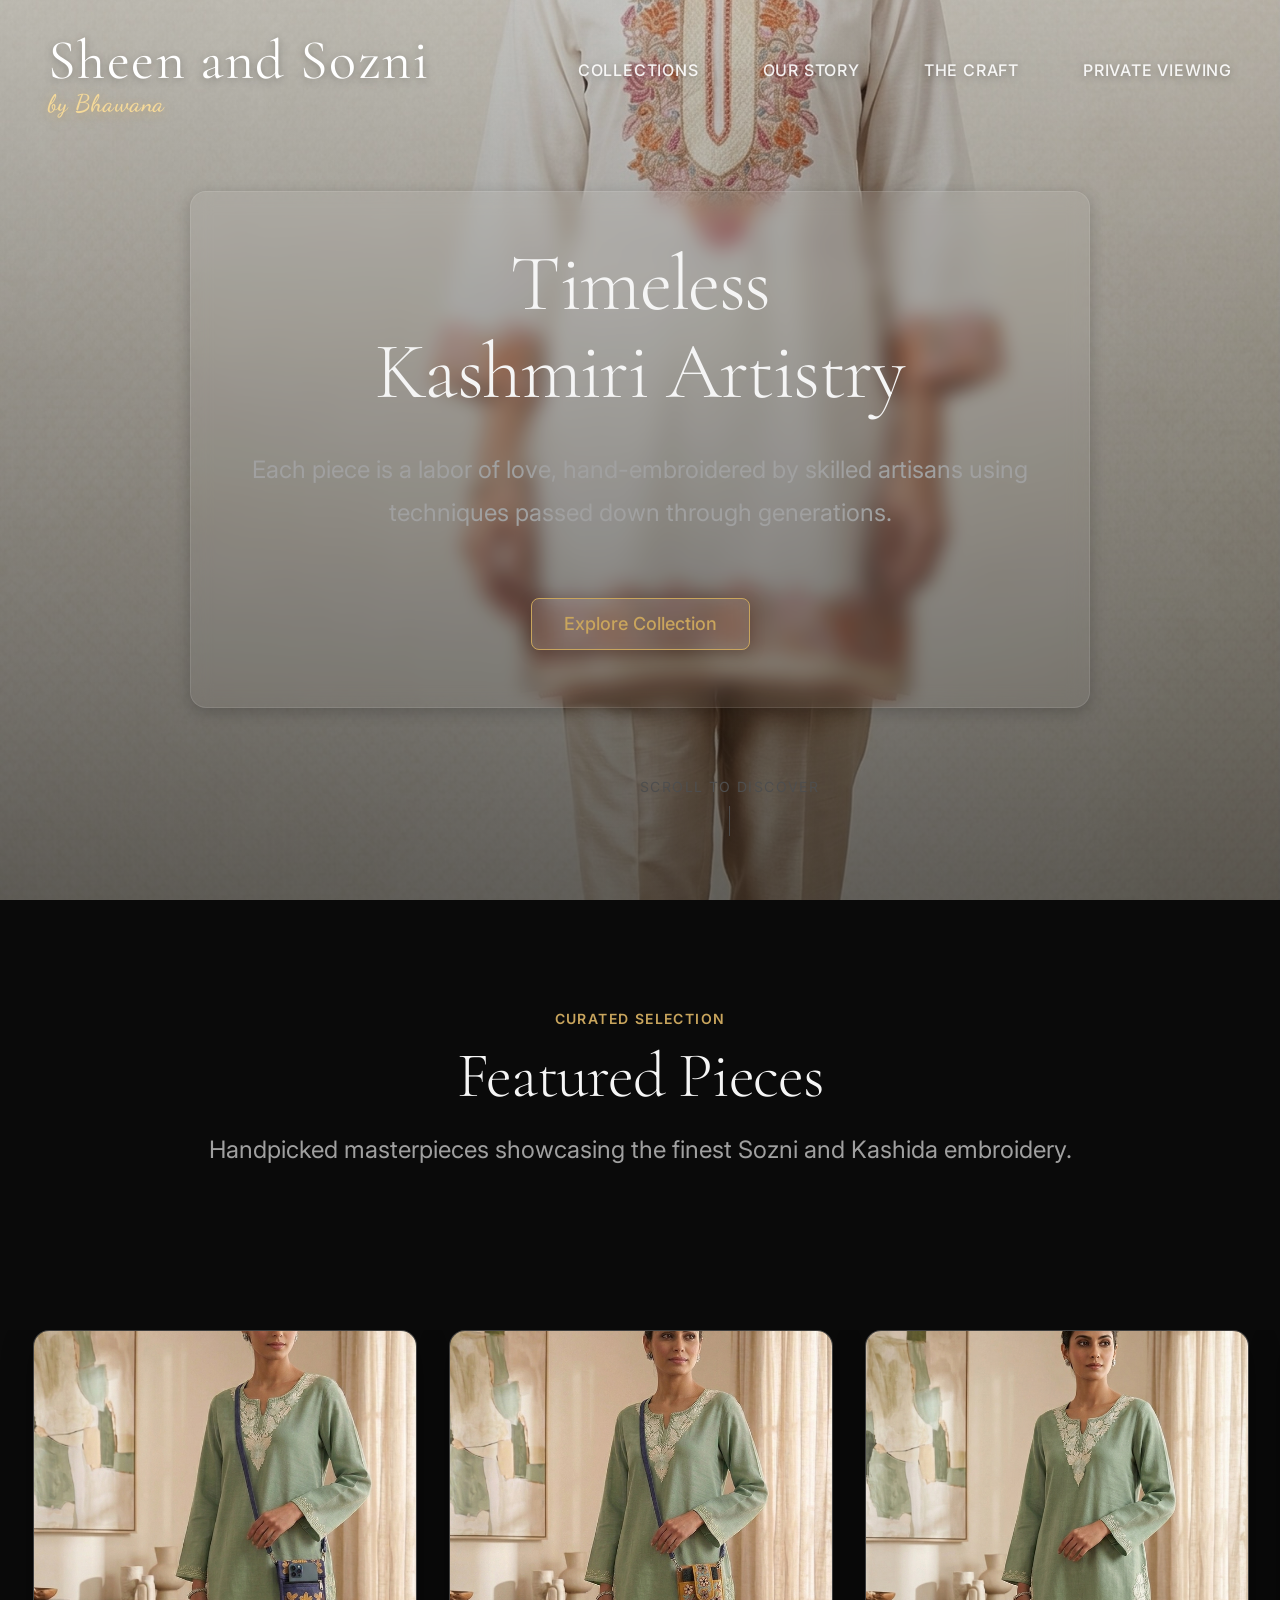
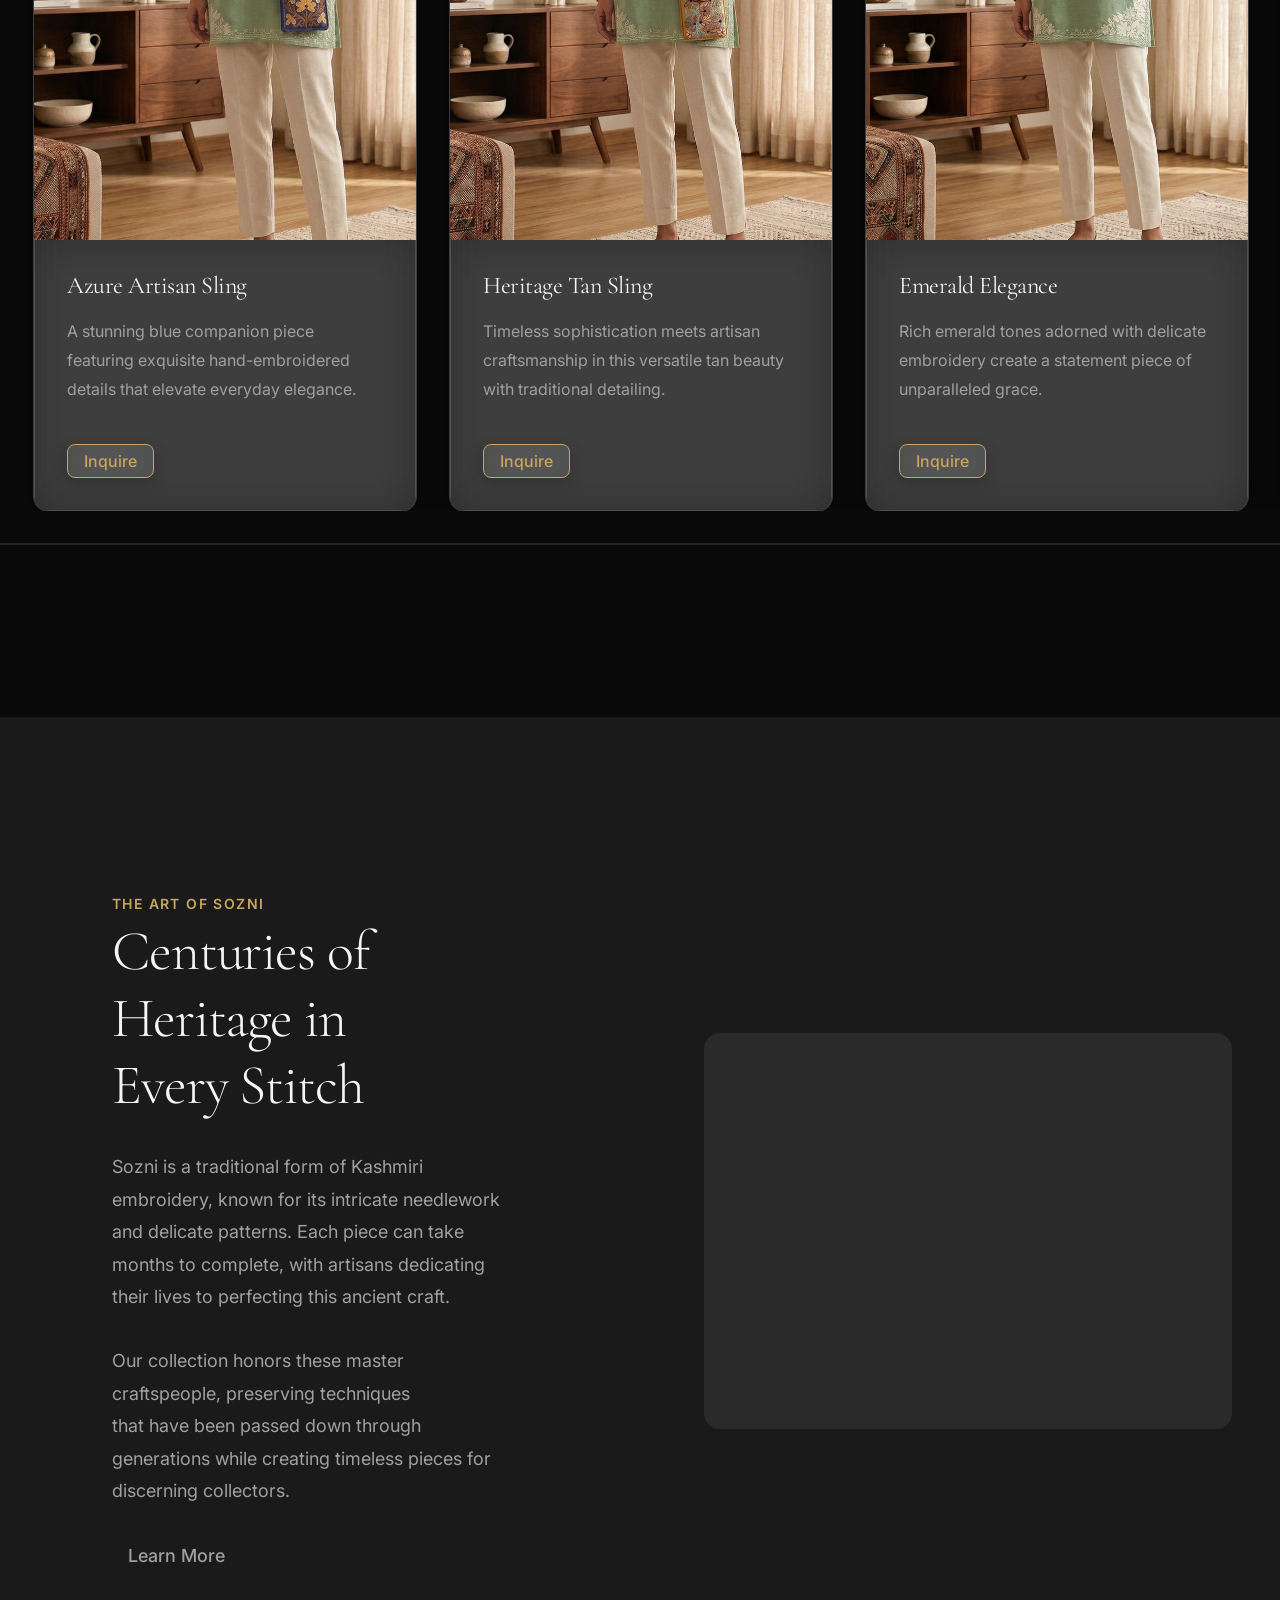
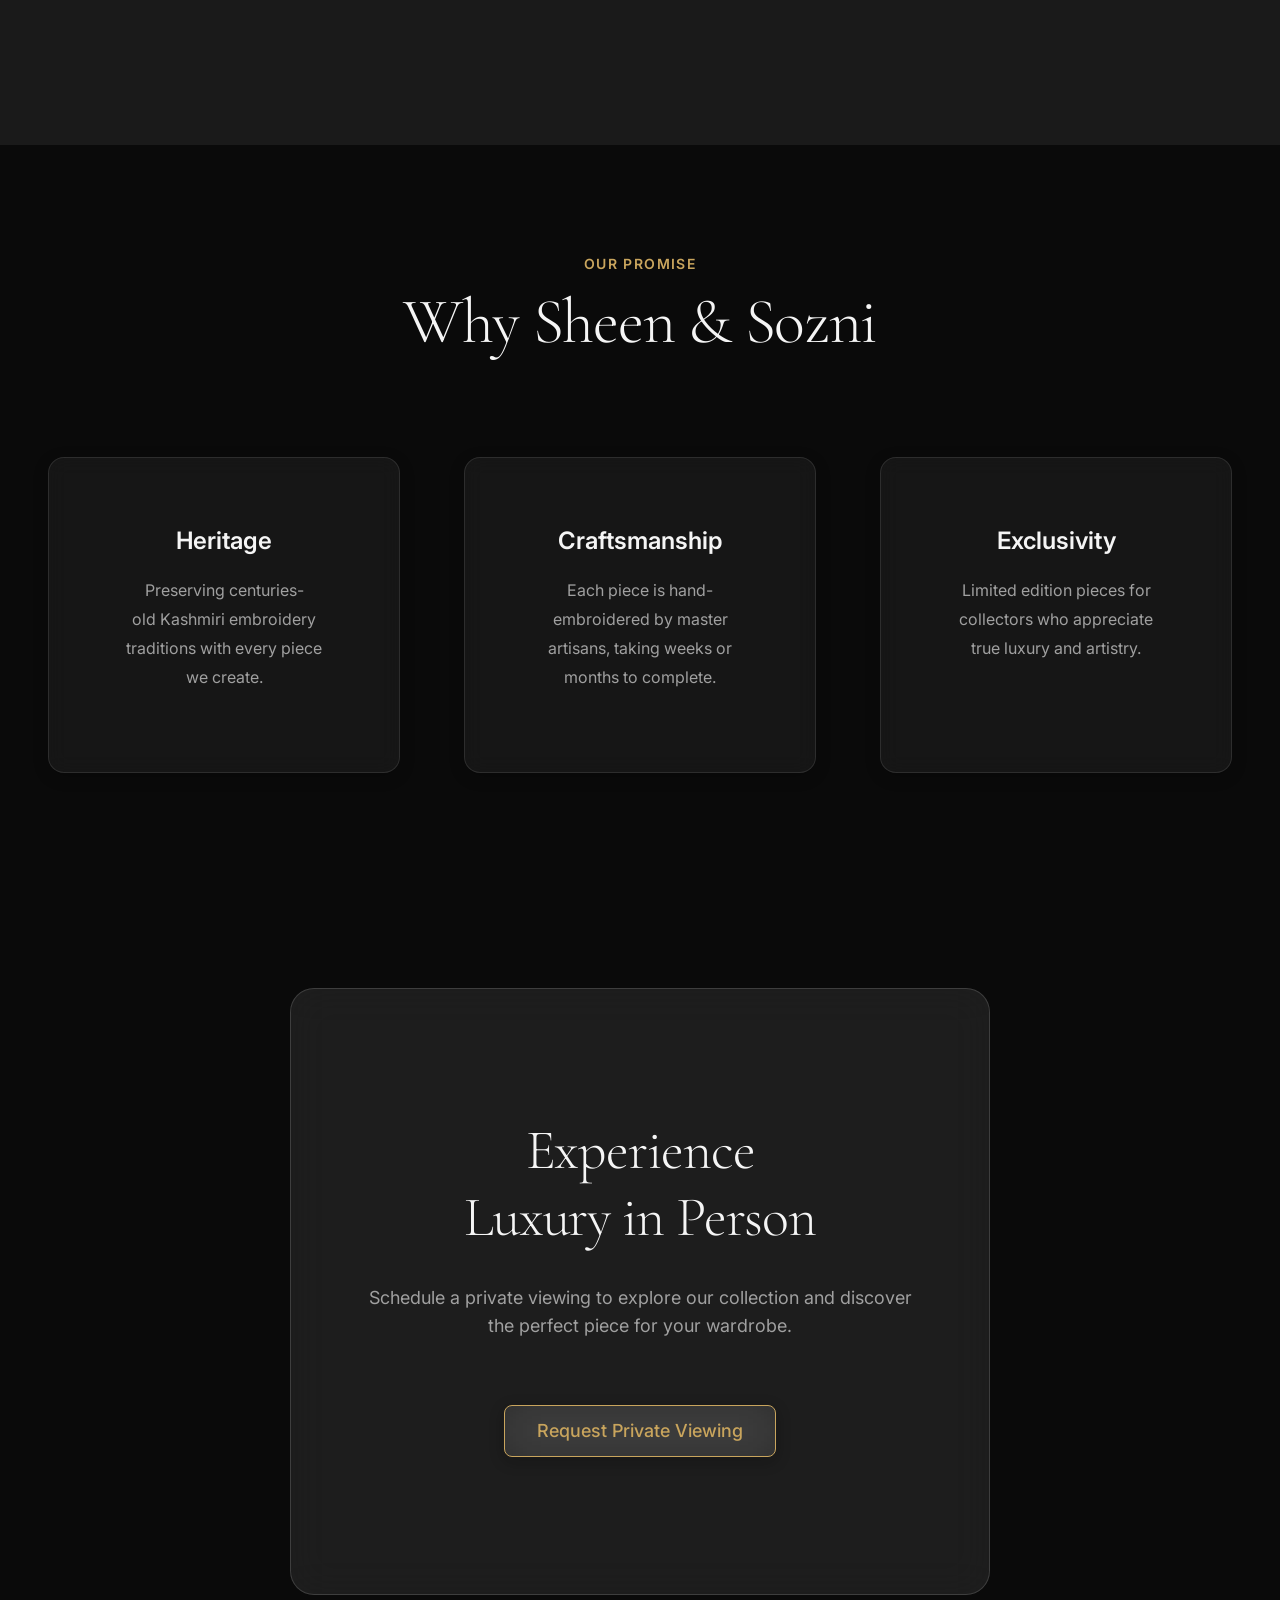
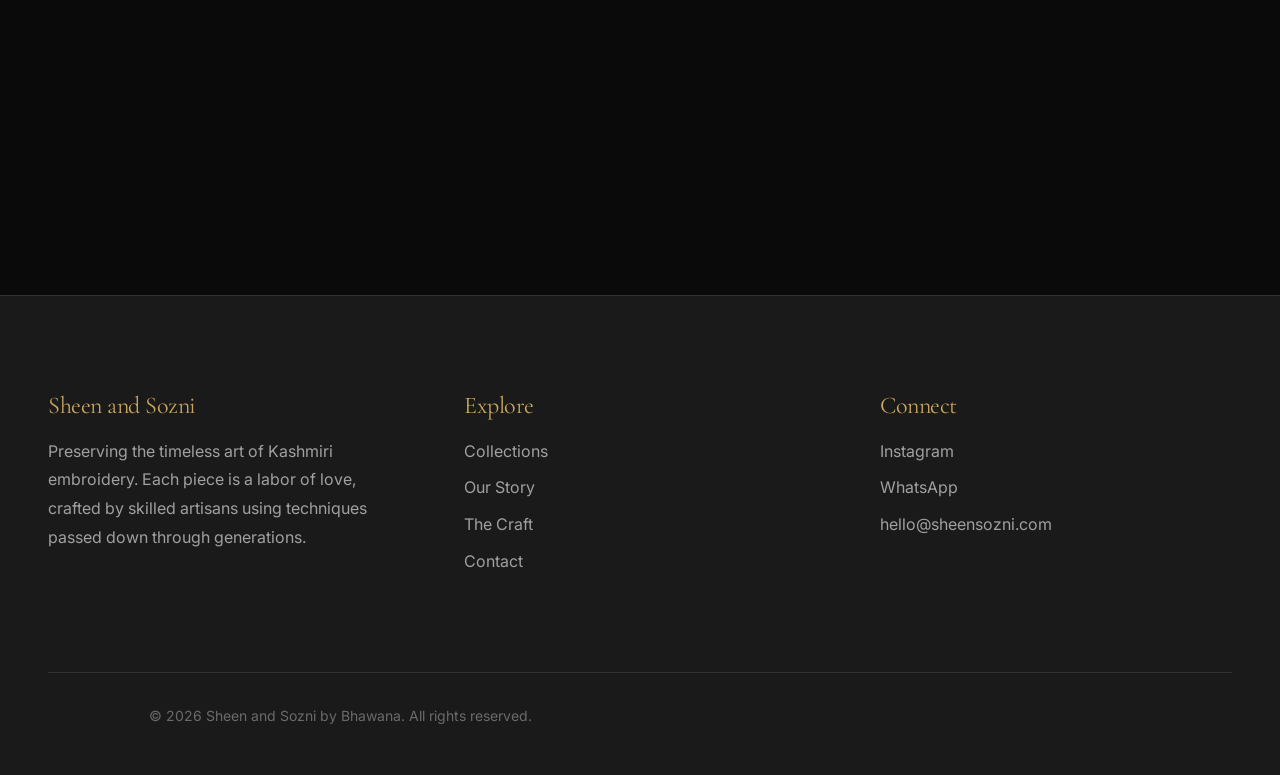
<file: index.html>
<!DOCTYPE html>
<html lang="en">
<head>
  <meta charset="UTF-8">
  <meta name="viewport" content="width=device-width, initial-scale=1.0">
  <meta name="description" content="Discover exquisite hand-embroidered Kashmiri shawls and luxury textiles by Sheen and Sozni. Each piece features traditional Sozni and Kashida embroidery, crafted by master artisans over months. Premium pashmina, bridal wear, and heritage pieces.">
  <meta name="keywords" content="Kashmiri embroidery, Sozni work, Kashida embroidery, luxury pashmina shawls, handcrafted textiles, bridal dupatta, artisan shawls, Kashmir handicrafts, traditional embroidery, luxury Indian textiles, hand-embroidered shawls, heritage crafts">
  <meta name="author" content="Sheen and Sozni by Bhawana">
  <meta name="robots" content="index, follow, max-image-preview:large, max-snippet:-1, max-video-preview:-1">
  <link rel="canonical" href="https://www.sheensozni.com/">

  <!-- Open Graph / Facebook -->
  <meta property="og:type" content="website">
  <meta property="og:url" content="https://www.sheensozni.com/">
  <meta property="og:title" content="Sheen and Sozni by Bhawana - Luxury Kashmiri Embroidery & Handcrafted Pashmina">
  <meta property="og:description" content="Discover timeless Kashmiri artistry. Each piece is hand-embroidered by master artisans using centuries-old Sozni and Kashida techniques. Premium pashmina shawls, bridal wear, and heritage textiles.">
  <meta property="og:image" content="https://www.sheensozni.com/assets/images/hero/main.jpg">
  <meta property="og:locale" content="en_US">
  <meta property="og:site_name" content="Sheen and Sozni by Bhawana">

  <!-- Twitter Card -->
  <meta name="twitter:card" content="summary_large_image">
  <meta name="twitter:url" content="https://www.sheensozni.com/">
  <meta name="twitter:title" content="Sheen and Sozni by Bhawana - Luxury Kashmiri Embroidery">
  <meta name="twitter:description" content="Exquisite hand-embroidered Kashmiri shawls and luxury textiles. Traditional Sozni and Kashida embroidery by master artisans.">
  <meta name="twitter:image" content="https://www.sheensozni.com/assets/images/hero/main.jpg">

  <title>Sheen and Sozni by Bhawana - Luxury Kashmiri Embroidery & Handcrafted Pashmina Shawls</title>

  <!-- Favicon -->
  <link rel="icon" type="image/x-icon" href="./favicon.ico">
  <link rel="apple-touch-icon" href="./favicon.ico">

  <!-- Preconnect to Google Fonts -->
  <link rel="preconnect" href="https://fonts.googleapis.com">
  <link rel="preconnect" href="https://fonts.gstatic.com" crossorigin>

  <!-- Preload Critical Resources -->
  <link rel="preload" as="image" href="./assets/images/hero/main.jpg">
  <link rel="preload" as="style" href="./css/variables.css">
  <link rel="preload" as="style" href="./css/glass-system.css">

  <!-- CSS -->
  <link rel="stylesheet" href="./css/reset.css">
  <link rel="stylesheet" href="./css/variables.css">
  <link rel="stylesheet" href="./css/glass-system.css">
  <link rel="stylesheet" href="./css/typography.css">
  <link rel="stylesheet" href="./css/layout.css">
  <link rel="stylesheet" href="./css/utilities.css">
  <link rel="stylesheet" href="./css/components/navigation.css">
  <link rel="stylesheet" href="./css/components/footer.css">
  <link rel="stylesheet" href="./css/components/buttons.css">
  <link rel="stylesheet" href="./css/components/cards.css">
  <link rel="stylesheet" href="./css/components/gallery.css">
  <link rel="stylesheet" href="./css/pages/home.css">

  <!-- Structured Data / Schema.org -->
  <script type="application/ld+json">
  {
    "@context": "https://schema.org",
    "@type": "Organization",
    "name": "Sheen and Sozni by Bhawana",
    "url": "https://www.sheensozni.com",
    "logo": "https://www.sheensozni.com/favicon.ico",
    "description": "Luxury Kashmiri embroidery brand specializing in hand-embroidered pashmina shawls, bridal wear, and traditional Sozni and Kashida textiles",
    "founder": {
      "@type": "Person",
      "name": "Bhawana"
    },
    "address": {
      "@type": "PostalAddress",
      "addressCountry": "IN"
    },
    "contactPoint": {
      "@type": "ContactPoint",
      "email": "hello@sheensozni.com",
      "contactType": "Customer Service"
    },
    "sameAs": [
      "https://instagram.com/sheensozni"
    ]
  }
  </script>

  <script type="application/ld+json">
  {
    "@context": "https://schema.org",
    "@type": "WebSite",
    "name": "Sheen and Sozni by Bhawana",
    "url": "https://www.sheensozni.com",
    "description": "Luxury Kashmiri embroidery and handcrafted pashmina shawls",
    "potentialAction": {
      "@type": "SearchAction",
      "target": "https://www.sheensozni.com/collections.html?q={search_term_string}",
      "query-input": "required name=search_term_string"
    }
  }
  </script>
</head>
<body itemscope itemtype="https://schema.org/WebPage">

  <!-- Navigation (injected via JavaScript) -->
  <div data-component="nav"></div>

  <!-- Hero Section -->
  <section class="hero" itemscope itemtype="https://schema.org/WPHeader">
    <div class="hero__background">
      <img
        src="./assets/images/hero/main.jpg"
        alt="Master artisan creating intricate Sozni embroidery on pure Kashmiri pashmina shawl, showcasing traditional hand needlework techniques"
        style="object-position: center;"
        loading="eager"
      />
    </div>

    <div class="hero__overlay"></div>

    <div class="hero__content glass glass--light" data-fade-in>
      <h1 class="hero__title">Timeless Kashmiri Artistry</h1>
      <p class="hero__subtitle">
        Each piece is a labor of love, hand-embroidered by skilled artisans using techniques passed down through generations.
      </p>
      <a href="./collections.html" class="btn btn--primary glass glass--interactive">
        Explore Collection
      </a>
    </div>

    <div class="scroll-indicator" data-fade-in data-delay="2">
      <span>Scroll to discover</span>
    </div>
  </section>

  <!-- Featured Collection Section -->
  <section class="featured-collection section" id="featured">
    <div class="container">
      <div class="featured-collection__header" data-fade-in>
        <span class="section-label">Curated Selection</span>
        <h2 class="featured-collection__title">Featured Pieces</h2>
        <p class="featured-collection__description">
          Handpicked masterpieces showcasing the finest Sozni and Kashida embroidery.
        </p>
      </div>
    </div>

    <!-- Horizontal Scroll Gallery -->
    <div class="horizontal-gallery" data-horizontal-scroll data-fade-in data-delay="1">
      <div class="horizontal-gallery__viewport">
        <div class="horizontal-gallery__track">

          <!-- Card 1 -->
          <div class="horizontal-gallery__item">
            <article class="glass-card glass glass--interactive" itemscope itemtype="https://schema.org/Product">
              <div class="glass-card__image-wrapper">
                <img
                  data-src="./assets/images/products/blue-sling.jpg"
                  alt="Handcrafted azure blue sling bag with traditional Kashmiri embroidery and artisan detailing"
                  class="glass-card__image lazy-load"
                  itemprop="image"
                  loading="lazy"
                />
              </div>
              <div class="glass-card__content">
                <h3 class="glass-card__title" itemprop="name">Azure Artisan Sling</h3>
                <p class="glass-card__description" itemprop="description">A stunning blue companion piece featuring exquisite hand-embroidered details that elevate everyday elegance.</p>
                <a href="./product.html?id=1" class="btn btn--primary btn--sm glass-card__cta" aria-label="Inquire about Azure Artisan Sling">
                  Inquire
                </a>
              </div>
            </article>
          </div>

          <!-- Card 2 -->
          <div class="horizontal-gallery__item">
            <article class="glass-card glass glass--interactive" itemscope itemtype="https://schema.org/Product">
              <div class="glass-card__image-wrapper">
                <img
                  data-src="./assets/images/products/tan-sling.jpg"
                  alt="Elegant tan leather sling bag with traditional Kashmiri craftsmanship and refined embellishments"
                  class="glass-card__image lazy-load"
                  itemprop="image"
                  loading="lazy"
                />
              </div>
              <div class="glass-card__content">
                <h3 class="glass-card__title" itemprop="name">Heritage Tan Sling</h3>
                <p class="glass-card__description" itemprop="description">Timeless sophistication meets artisan craftsmanship in this versatile tan beauty with traditional detailing.</p>
                <a href="./product.html?id=2" class="btn btn--primary btn--sm glass-card__cta" aria-label="Inquire about Heritage Tan Sling">
                  Inquire
                </a>
              </div>
            </article>
          </div>

          <!-- Card 3 -->
          <div class="horizontal-gallery__item">
            <article class="glass-card glass glass--interactive" itemscope itemtype="https://schema.org/Product">
              <div class="glass-card__image-wrapper">
                <img
                  data-src="./assets/images/products/green-short.jpg"
                  alt="Luxurious emerald green embroidered piece with intricate Kashmiri needlework and artisan finishing"
                  class="glass-card__image lazy-load"
                  itemprop="image"
                  loading="lazy"
                />
              </div>
              <div class="glass-card__content">
                <h3 class="glass-card__title" itemprop="name">Emerald Elegance</h3>
                <p class="glass-card__description" itemprop="description">Rich emerald tones adorned with delicate embroidery create a statement piece of unparalleled grace.</p>
                <a href="./product.html?id=3" class="btn btn--primary btn--sm glass-card__cta" aria-label="Inquire about Emerald Elegance">
                  Inquire
                </a>
              </div>
            </article>
          </div>

          <!-- Card 4 -->
          <div class="horizontal-gallery__item">
            <article class="glass-card glass glass--interactive" itemscope itemtype="https://schema.org/Product">
              <div class="glass-card__image-wrapper">
                <img
                  data-src="./assets/images/products/black-short.jpg"
                  alt="Sophisticated black embroidered piece with traditional Kashmiri craftsmanship and contemporary styling"
                  class="glass-card__image lazy-load"
                  itemprop="image"
                  loading="lazy"
                />
              </div>
              <div class="glass-card__content">
                <h3 class="glass-card__title" itemprop="name">Midnight Artisan</h3>
                <p class="glass-card__description" itemprop="description">Classic black reimagined with intricate handwork, where tradition meets contemporary sophistication.</p>
                <a href="./product.html?id=4" class="btn btn--primary btn--sm glass-card__cta" aria-label="Inquire about Midnight Artisan">
                  Inquire
                </a>
              </div>
            </article>
          </div>

          <!-- Card 5 -->
          <div class="horizontal-gallery__item">
            <article class="glass-card glass glass--interactive" itemscope itemtype="https://schema.org/Product">
              <div class="glass-card__image-wrapper">
                <img
                  data-src="./assets/images/products/white-short.jpg"
                  alt="Pure white embroidered piece with delicate Kashmiri embroidery and pristine artisan craftsmanship"
                  class="glass-card__image lazy-load"
                  itemprop="image"
                  loading="lazy"
                />
              </div>
              <div class="glass-card__content">
                <h3 class="glass-card__title" itemprop="name">Pristine Heritage</h3>
                <p class="glass-card__description" itemprop="description">Pure elegance in ivory white, showcasing meticulous embroidery that celebrates centuries of artisan tradition.</p>
                <a href="./product.html?id=5" class="btn btn--primary btn--sm glass-card__cta" aria-label="Inquire about Pristine Heritage">
                  Inquire
                </a>
              </div>
            </article>
          </div>

        </div>
      </div>

      <!-- Progress Indicator -->
      <div class="horizontal-gallery__progress">
        <div class="horizontal-gallery__progress-bar"></div>
      </div>
    </div>
  </section>

  <!-- Craft Highlight Section -->
  <section class="craft-highlight">
    <div class="container">
      <div class="craft-highlight__content">
        <div class="craft-highlight__text" data-fade-in>
          <span class="craft-highlight__label">The Art of Sozni</span>
          <h2 class="craft-highlight__title">Centuries of Heritage in Every Stitch</h2>
          <p class="craft-highlight__description">
            Sozni is a traditional form of Kashmiri embroidery, known for its intricate needlework and delicate patterns. Each piece can take months to complete, with artisans dedicating their lives to perfecting this ancient craft.
          </p>
          <p class="craft-highlight__description">
            Our collection honors these master craftspeople, preserving techniques that have been passed down through generations while creating timeless pieces for discerning collectors.
          </p>
          <a href="./craft.html" class="btn btn--ghost">Learn More</a>
        </div>

        <div class="craft-highlight__video" data-fade-in data-delay="1">
          <img
            data-src="https://images.unsplash.com/photo-1583623025817-d180a2221d0a?w=1200&h=800&fit=crop&q=80"
            alt="Artisan hands working on embroidery"
            class="lazy-load"
          />
        </div>
      </div>
    </div>
  </section>

  <!-- Brand Promise Section -->
  <section class="brand-promise section">
    <div class="container">
      <div class="featured-collection__header" data-fade-in>
        <span class="section-label">Our Promise</span>
        <h2 class="featured-collection__title">Why Sheen & Sozni</h2>
      </div>

      <div class="brand-promise__grid">
        <div class="feature-card glass glass--light" data-fade-in data-delay="1">
          <div class="feature-card__title">Heritage</div>
          <p class="feature-card__description">
            Preserving centuries-old Kashmiri embroidery traditions with every piece we create.
          </p>
        </div>

        <div class="feature-card glass glass--light" data-fade-in data-delay="2">
          <div class="feature-card__title">Craftsmanship</div>
          <p class="feature-card__description">
            Each piece is hand-embroidered by master artisans, taking weeks or months to complete.
          </p>
        </div>

        <div class="feature-card glass glass--light" data-fade-in data-delay="3">
          <div class="feature-card__title">Exclusivity</div>
          <p class="feature-card__description">
            Limited edition pieces for collectors who appreciate true luxury and artistry.
          </p>
        </div>
      </div>
    </div>
  </section>

  <!-- CTA Section -->
  <section class="cta-section section">
    <div class="container">
      <div class="cta-section__content" data-fade-in>
        <h2 class="cta-section__title">Experience Luxury in Person</h2>
        <p class="cta-section__description">
          Schedule a private viewing to explore our collection and discover the perfect piece for your wardrobe.
        </p>
        <a href="./contact.html" class="btn btn--primary glass glass--interactive">
          Request Private Viewing
        </a>
      </div>
    </div>
  </section>

  <!-- Footer (injected via JavaScript) -->
  <div data-component="footer"></div>

  <!-- JavaScript -->
  <script src="./js/core/shared-components.js"></script>
  <script src="./js/core/scroll-manager.js"></script>
  <script src="./js/core/lazy-loader.js"></script>
  <script src="./js/components/navigation.js"></script>
  <script src="./js/components/horizontal-scroll.js"></script>
  <script src="./js/main.js"></script>

</body>
</html>
</file>
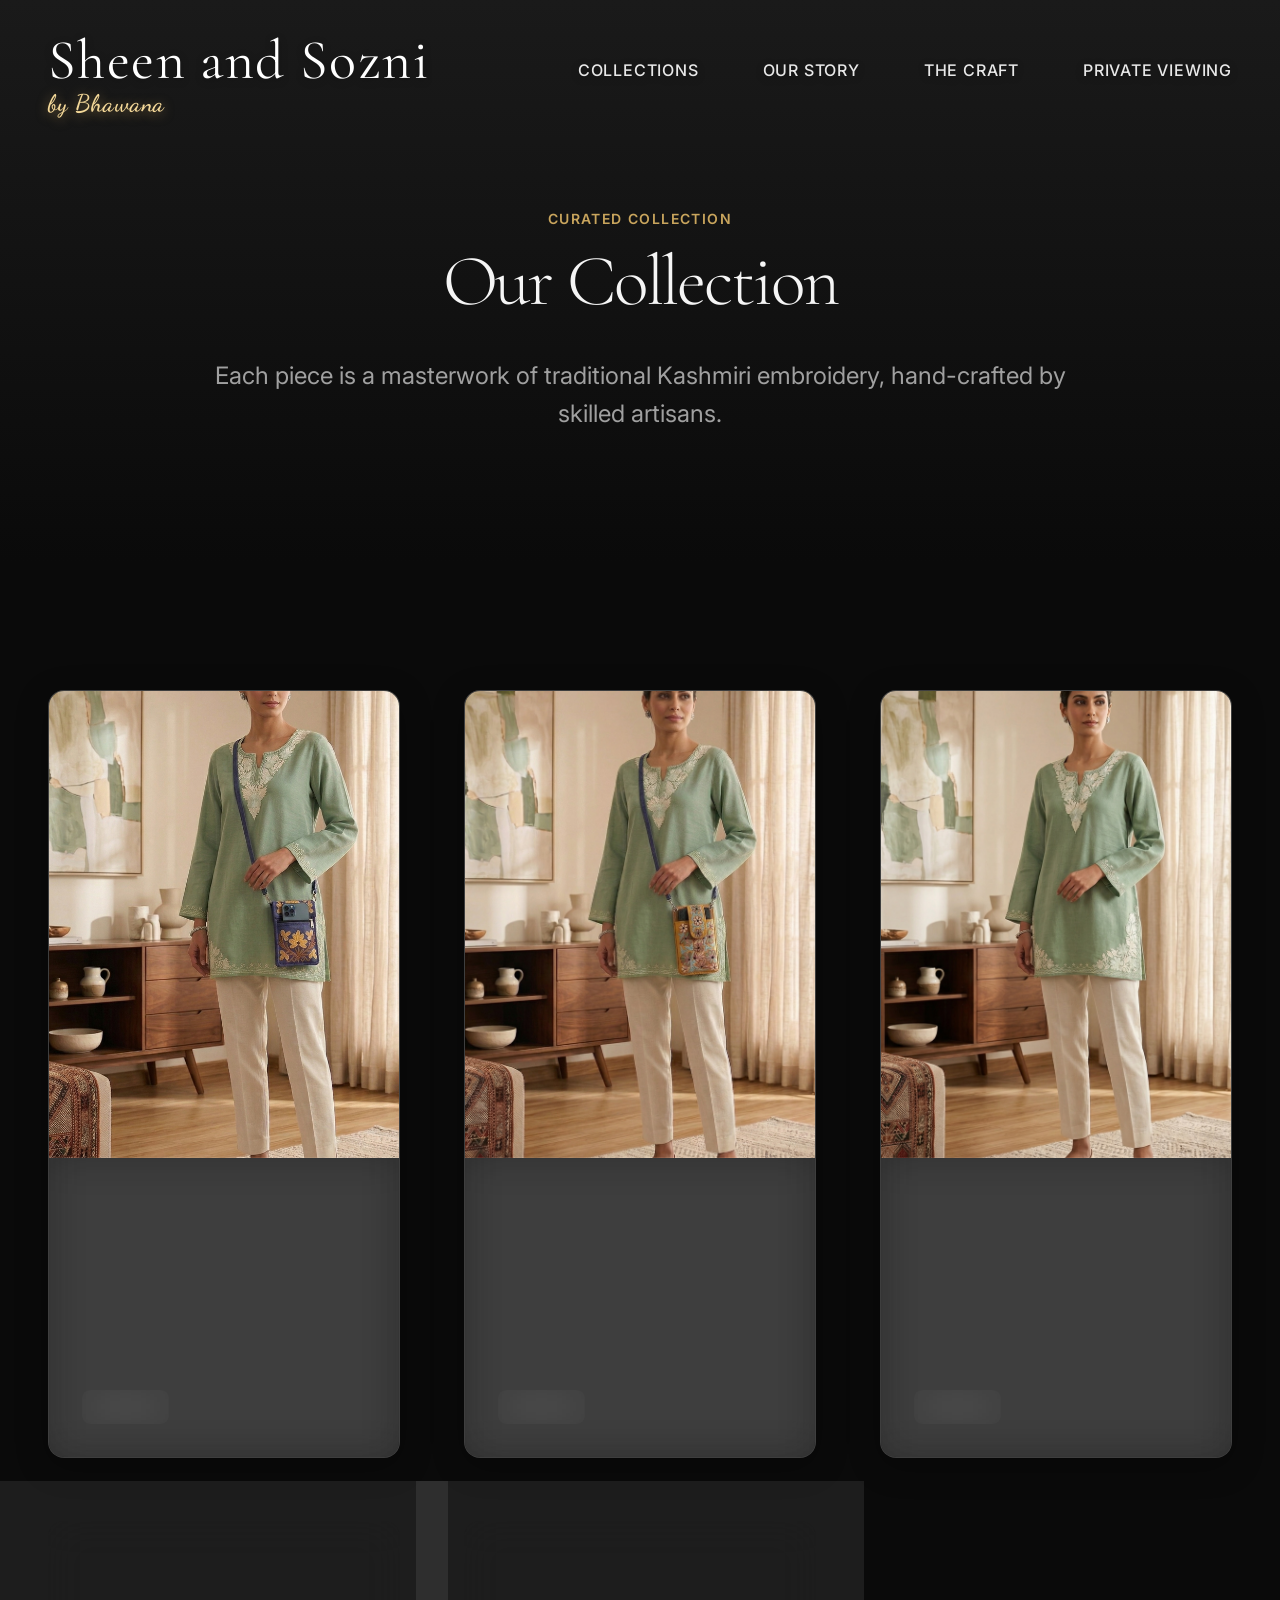
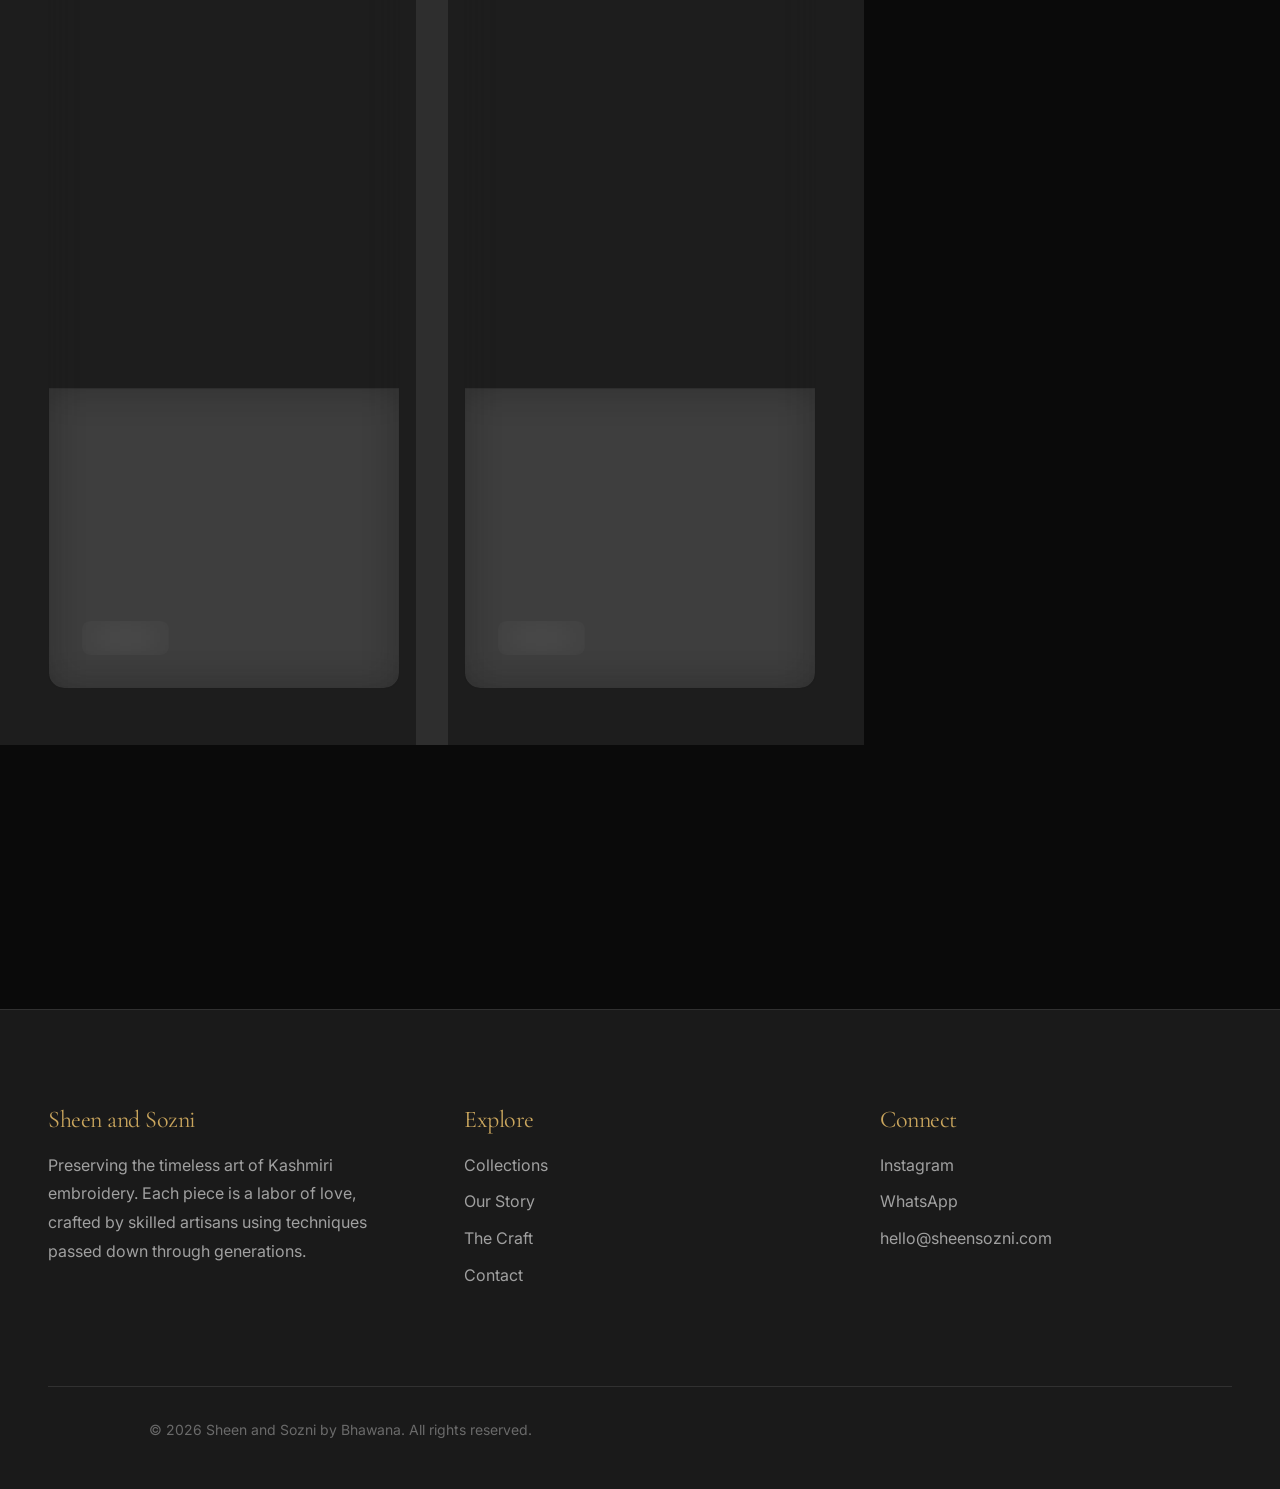
<file: collections.html>
<!DOCTYPE html>
<html lang="en">
<head>
  <meta charset="UTF-8">
  <meta name="viewport" content="width=device-width, initial-scale=1.0">
  <meta name="description" content="Browse our exclusive collection of hand-embroidered Kashmiri pashmina shawls, bridal dupattas, and luxury stoles. Each piece features traditional Sozni and Kashida embroidery by master artisans. Limited edition heritage textiles.">
  <meta name="keywords" content="Kashmiri shawl collection, pashmina Sozni shawl, bridal dupatta Kashmir, artisan stole, hand-embroidered collection, luxury Kashmir textiles, heritage shawls, collector pieces">
  <meta name="author" content="Sheen and Sozni by Bhawana">
  <meta name="robots" content="index, follow">
  <link rel="canonical" href="https://www.sheensozni.com/collections.html">

  <!-- Open Graph / Facebook -->
  <meta property="og:type" content="website">
  <meta property="og:url" content="https://www.sheensozni.com/collections.html">
  <meta property="og:title" content="Kashmiri Embroidery Collections - Hand-Embroidered Pashmina Shawls | Sheen and Sozni">
  <meta property="og:description" content="Explore our curated collection of hand-embroidered Kashmiri shawls, bridal wear, and luxury textiles. Each piece crafted by master artisans using centuries-old techniques.">
  <meta property="og:site_name" content="Sheen and Sozni by Bhawana">

  <!-- Twitter Card -->
  <meta name="twitter:card" content="summary_large_image">
  <meta name="twitter:title" content="Kashmiri Embroidery Collections - Sheen and Sozni">
  <meta name="twitter:description" content="Exclusive hand-embroidered Kashmiri shawls, bridal dupattas, and luxury pashmina pieces.">

  <title>Kashmiri Embroidery Collections - Hand-Embroidered Pashmina Shawls | Sheen and Sozni</title>

  <!-- Favicon -->
  <link rel="icon" type="image/x-icon" href="./favicon.ico">
  <link rel="apple-touch-icon" href="./favicon.ico">

  <link rel="preconnect" href="https://fonts.googleapis.com">
  <link rel="preconnect" href="https://fonts.gstatic.com" crossorigin>

  <link rel="stylesheet" href="./css/reset.css">
  <link rel="stylesheet" href="./css/variables.css">
  <link rel="stylesheet" href="./css/glass-system.css">
  <link rel="stylesheet" href="./css/typography.css">
  <link rel="stylesheet" href="./css/layout.css">
  <link rel="stylesheet" href="./css/utilities.css">
  <link rel="stylesheet" href="./css/components/navigation.css">
  <link rel="stylesheet" href="./css/components/footer.css">
  <link rel="stylesheet" href="./css/components/buttons.css">
  <link rel="stylesheet" href="./css/components/cards.css">
  <link rel="stylesheet" href="./css/pages/collections.css">

  <!-- Structured Data / Breadcrumbs -->
  <script type="application/ld+json">
  {
    "@context": "https://schema.org",
    "@type": "BreadcrumbList",
    "itemListElement": [{
      "@type": "ListItem",
      "position": 1,
      "name": "Home",
      "item": "https://www.sheensozni.com/"
    },{
      "@type": "ListItem",
      "position": 2,
      "name": "Collections",
      "item": "https://www.sheensozni.com/collections.html"
    }]
  }
  </script>
</head>
<body itemscope itemtype="https://schema.org/CollectionPage">

  <div data-component="nav"></div>

  <!-- Page Hero -->
  <section class="page-hero">
    <div class="container">
      <span class="section-label" data-fade-in>Curated Collection</span>
      <h1 class="page-hero__title" data-fade-in data-delay="1">Our Collection</h1>
      <p class="page-hero__description" data-fade-in data-delay="2">
        Each piece is a masterwork of traditional Kashmiri embroidery, hand-crafted by skilled artisans.
      </p>
    </div>
  </section>

  <!-- Product Grid -->
  <section class="product-grid">
    <div class="container">
      <div class="product-grid__items">

        <article class="glass-card glass glass--interactive" data-fade-in>
          <div class="glass-card__image-wrapper">
            <img data-src="./assets/images/products/blue-sling.jpg" alt="Azure blue artisan sling bag with traditional Kashmiri embroidery" class="glass-card__image lazy-load" />
          </div>
          <div class="glass-card__content">
            <h3 class="glass-card__title">Azure Artisan Sling</h3>
            <p class="glass-card__description">A stunning blue companion piece featuring exquisite hand-embroidered details that elevate everyday elegance.</p>
            <a href="/product.html?id=1" class="btn btn--primary btn--sm glass-card__cta">Inquire</a>
          </div>
        </article>

        <article class="glass-card glass glass--interactive" data-fade-in data-delay="1">
          <div class="glass-card__image-wrapper">
            <img data-src="./assets/images/products/tan-sling.jpg" alt="Elegant tan sling bag with traditional Kashmiri craftsmanship" class="glass-card__image lazy-load" />
          </div>
          <div class="glass-card__content">
            <h3 class="glass-card__title">Heritage Tan Sling</h3>
            <p class="glass-card__description">Timeless sophistication meets artisan craftsmanship in this versatile tan beauty with traditional detailing.</p>
            <a href="/product.html?id=2" class="btn btn--primary btn--sm glass-card__cta">Inquire</a>
          </div>
        </article>

        <article class="glass-card glass glass--interactive" data-fade-in data-delay="2">
          <div class="glass-card__image-wrapper">
            <img data-src="./assets/images/products/green-short.jpg" alt="Luxurious emerald green embroidered piece with intricate Kashmiri needlework" class="glass-card__image lazy-load" />
          </div>
          <div class="glass-card__content">
            <h3 class="glass-card__title">Emerald Elegance</h3>
            <p class="glass-card__description">Rich emerald tones adorned with delicate embroidery create a statement piece of unparalleled grace.</p>
            <a href="/product.html?id=3" class="btn btn--primary btn--sm glass-card__cta">Inquire</a>
          </div>
        </article>

        <article class="glass-card glass glass--interactive" data-fade-in data-delay="3">
          <div class="glass-card__image-wrapper">
            <img data-src="./assets/images/products/black-short.jpg" alt="Sophisticated black embroidered piece with traditional Kashmiri craftsmanship" class="glass-card__image lazy-load" />
          </div>
          <div class="glass-card__content">
            <h3 class="glass-card__title">Midnight Artisan</h3>
            <p class="glass-card__description">Classic black reimagined with intricate handwork, where tradition meets contemporary sophistication.</p>
            <a href="/product.html?id=4" class="btn btn--primary btn--sm glass-card__cta">Inquire</a>
          </div>
        </article>

        <article class="glass-card glass glass--interactive" data-fade-in data-delay="4">
          <div class="glass-card__image-wrapper">
            <img data-src="./assets/images/products/white-short.jpg" alt="Pure white embroidered piece with delicate Kashmiri embroidery" class="glass-card__image lazy-load" />
          </div>
          <div class="glass-card__content">
            <h3 class="glass-card__title">Pristine Heritage</h3>
            <p class="glass-card__description">Pure elegance in ivory white, showcasing meticulous embroidery that celebrates centuries of artisan tradition.</p>
            <a href="/product.html?id=5" class="btn btn--primary btn--sm glass-card__cta">Inquire</a>
          </div>
        </article>

      </div>
    </div>
  </section>

  <div data-component="footer"></div>

  <script src="./js/core/shared-components.js"></script>
  <script src="./js/core/scroll-manager.js"></script>
  <script src="./js/core/lazy-loader.js"></script>
  <script src="./js/components/navigation.js"></script>
  <script src="./js/main.js"></script>

</body>
</html>
</file>
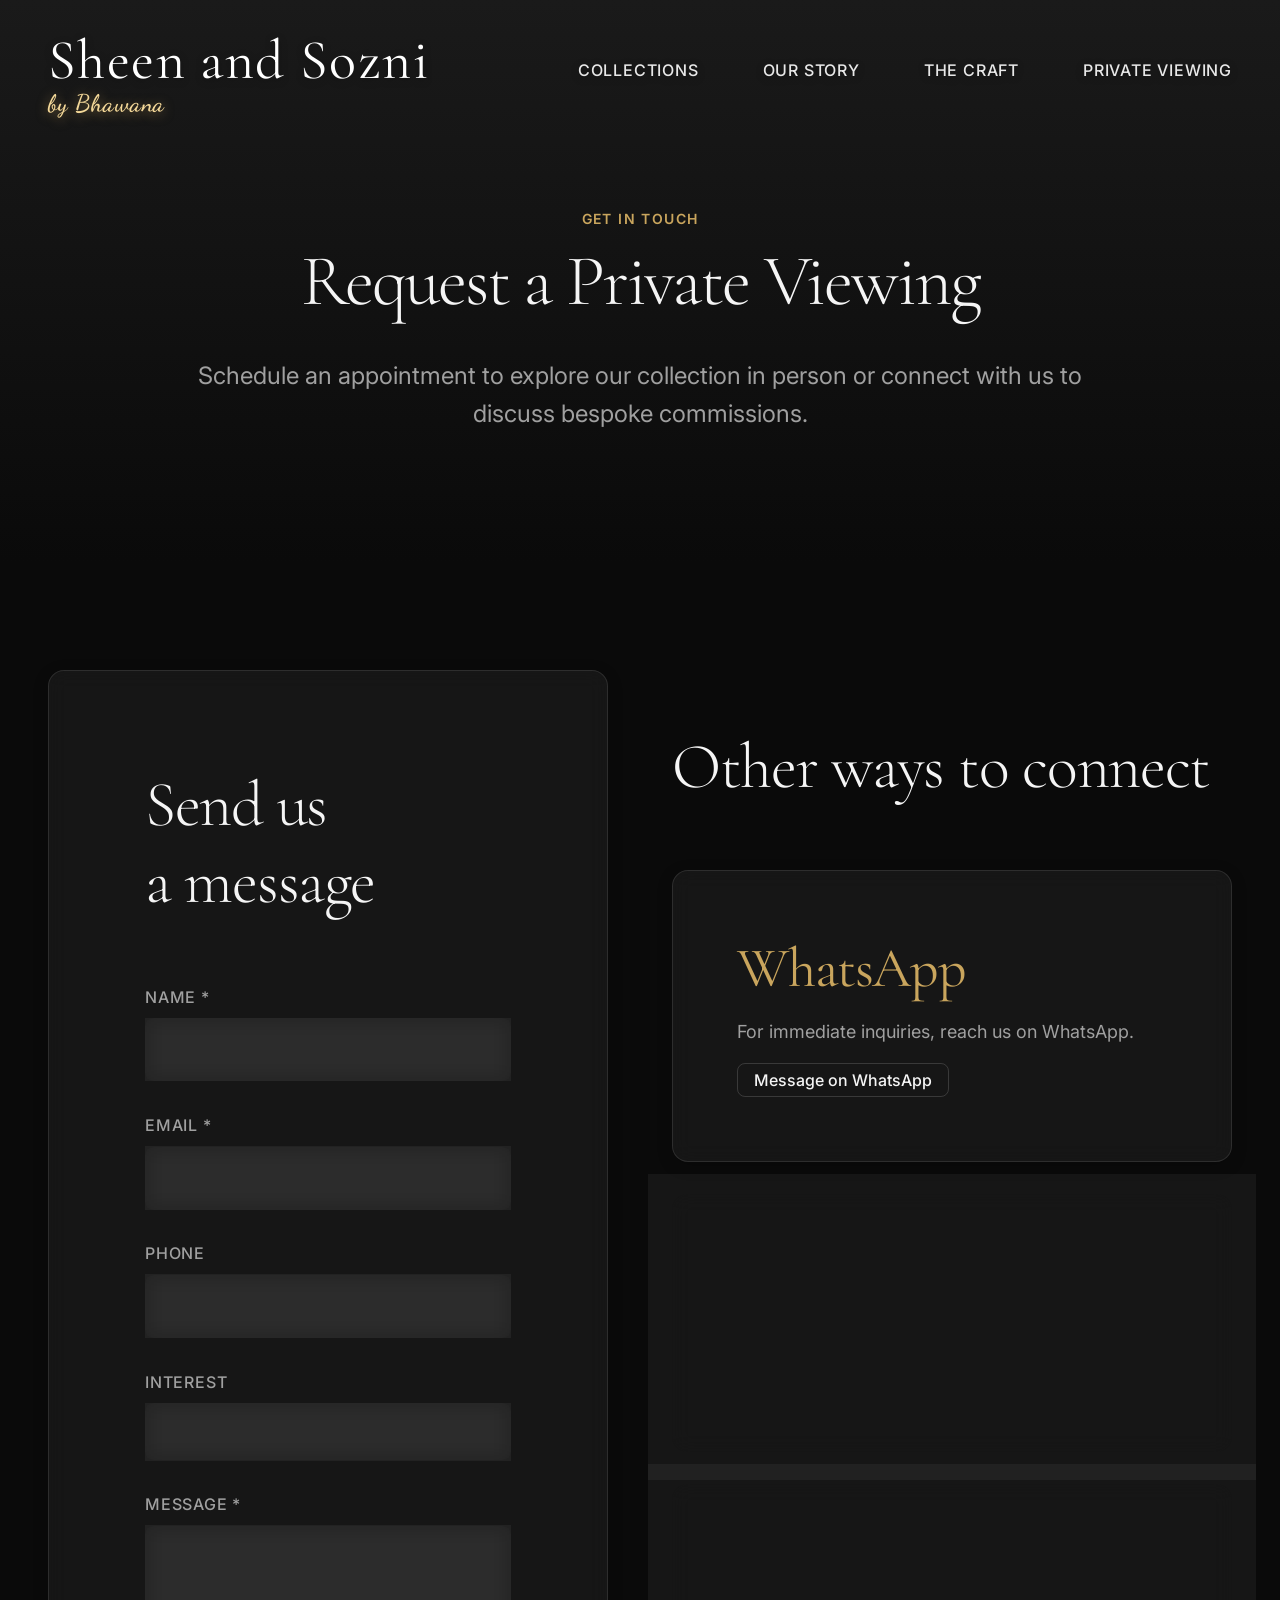
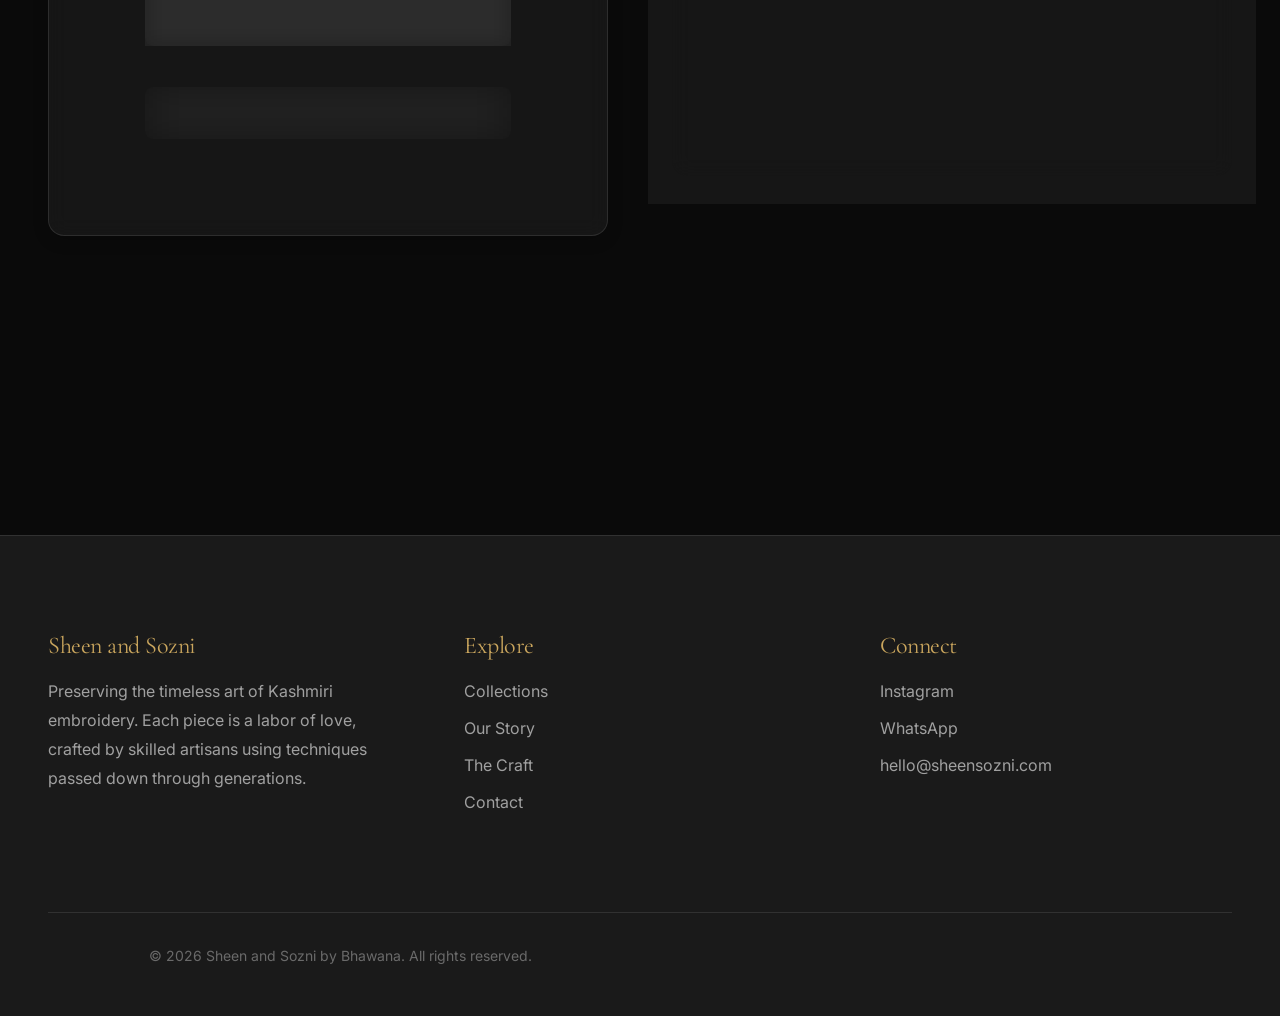
<file: contact.html>
<!DOCTYPE html>
<html lang="en">
<head>
  <meta charset="UTF-8">
  <meta name="viewport" content="width=device-width, initial-scale=1.0">
  <meta name="description" content="Schedule a private viewing of our Kashmiri embroidery collection. Contact Sheen and Sozni by Bhawana for inquiries about hand-embroidered pashmina shawls, bridal wear, and custom commissions.">
  <meta name="keywords" content="private viewing Kashmir, contact luxury textiles, pashmina inquiry, bridal wear consultation, custom embroidery, Kashmir shawl appointment">
  <meta name="author" content="Sheen and Sozni by Bhawana">
  <meta name="robots" content="index, follow">
  <link rel="canonical" href="https://www.sheensozni.com/contact.html">

  <!-- Open Graph / Facebook -->
  <meta property="og:type" content="website">
  <meta property="og:url" content="https://www.sheensozni.com/contact.html">
  <meta property="og:title" content="Contact & Private Viewing - Sheen and Sozni by Bhawana">
  <meta property="og:description" content="Schedule a private viewing to explore our collection of hand-embroidered Kashmiri textiles. Get in touch for inquiries and custom commissions.">
  <meta property="og:site_name" content="Sheen and Sozni by Bhawana">

  <!-- Twitter Card -->
  <meta name="twitter:card" content="summary">
  <meta name="twitter:title" content="Contact & Private Viewing - Sheen and Sozni">
  <meta name="twitter:description" content="Request a private viewing of our exclusive Kashmiri embroidery collection.">

  <title>Contact & Private Viewing - Sheen and Sozni by Bhawana | Luxury Kashmiri Embroidery</title>

  <!-- Favicon -->
  <link rel="icon" type="image/x-icon" href="./favicon.ico">
  <link rel="apple-touch-icon" href="./favicon.ico">

  <link rel="preconnect" href="https://fonts.googleapis.com">
  <link rel="preconnect" href="https://fonts.gstatic.com" crossorigin>

  <link rel="stylesheet" href="./css/reset.css">
  <link rel="stylesheet" href="./css/variables.css">
  <link rel="stylesheet" href="./css/glass-system.css">
  <link rel="stylesheet" href="./css/typography.css">
  <link rel="stylesheet" href="./css/layout.css">
  <link rel="stylesheet" href="./css/utilities.css">
  <link rel="stylesheet" href="./css/components/navigation.css">
  <link rel="stylesheet" href="./css/components/footer.css">
  <link rel="stylesheet" href="./css/components/buttons.css">
  <link rel="stylesheet" href="./css/components/modals.css">
  <link rel="stylesheet" href="./css/pages/collections.css">
</head>
<body>

  <div data-component="nav"></div>

  <section class="page-hero">
    <div class="container">
      <span class="section-label" data-fade-in>Get in Touch</span>
      <h1 class="page-hero__title" data-fade-in data-delay="1">Request a Private Viewing</h1>
      <p class="page-hero__description" data-fade-in data-delay="2">
        Schedule an appointment to explore our collection in person or connect with us to discuss bespoke commissions.
      </p>
    </div>
  </section>

  <section class="section">
    <div class="container">
      <div class="split-layout">
        <!-- Contact Form -->
        <div class="glass glass--light" style="padding: var(--space-xl);" data-fade-in>
          <h2 class="mb-lg">Send us a message</h2>

          <form id="contact-form">
            <div class="form-group">
              <label for="name" class="form-label">Name *</label>
              <input type="text" id="name" name="name" class="form-input" required>
            </div>

            <div class="form-group">
              <label for="email" class="form-label">Email *</label>
              <input type="email" id="email" name="email" class="form-input" required>
            </div>

            <div class="form-group">
              <label for="phone" class="form-label">Phone</label>
              <input type="tel" id="phone" name="phone" class="form-input">
            </div>

            <div class="form-group">
              <label for="interest" class="form-label">Interest</label>
              <select id="interest" name="interest" class="form-select">
                <option value="">Select an option</option>
                <option value="shawls">Shawls & Stoles</option>
                <option value="bridal">Bridal Wear</option>
                <option value="collection">General Collection</option>
                <option value="bespoke">Bespoke Commission</option>
                <option value="other">Other</option>
              </select>
            </div>

            <div class="form-group">
              <label for="message" class="form-label">Message *</label>
              <textarea id="message" name="message" class="form-textarea" required></textarea>
            </div>

            <button type="submit" class="btn btn--primary glass glass--interactive" style="width: 100%;">
              Send Message
            </button>
          </form>

          <div id="form-success" class="form-success hidden" style="margin-top: var(--space-md);">
            Thank you for your inquiry. We'll be in touch shortly.
          </div>
        </div>

        <!-- Contact Info -->
        <div data-fade-in data-delay="1">
          <h2 class="mb-lg">Other ways to connect</h2>

          <div class="glass glass--light" style="padding: var(--space-lg); margin-bottom: var(--space-md);">
            <h3 class="mb-sm text-gold">WhatsApp</h3>
            <p class="text-secondary mb-sm">
              For immediate inquiries, reach us on WhatsApp.
            </p>
            <a href="https://wa.me/1234567890" target="_blank" rel="noopener" class="btn btn--secondary btn--sm">
              Message on WhatsApp
            </a>
          </div>

          <div class="glass glass--light" style="padding: var(--space-lg); margin-bottom: var(--space-md);">
            <h3 class="mb-sm text-gold">Email</h3>
            <p class="text-secondary">
              <a href="mailto:hello@sheensozni.com" class="text-link">hello@sheensozni.com</a>
            </p>
          </div>

          <div class="glass glass--light" style="padding: var(--space-lg);">
            <h3 class="mb-sm text-gold">Instagram</h3>
            <p class="text-secondary mb-sm">
              Follow our journey and see our latest pieces.
            </p>
            <a href="https://instagram.com/sheensozni" target="_blank" rel="noopener" class="btn btn--secondary btn--sm">
              @sheensozni
            </a>
          </div>
        </div>
      </div>
    </div>
  </section>

  <div data-component="footer"></div>

  <script src="./js/core/shared-components.js"></script>
  <script src="./js/core/scroll-manager.js"></script>
  <script src="./js/core/lazy-loader.js"></script>
  <script src="./js/components/navigation.js"></script>
  <script src="./js/main.js"></script>

  <script>
    // Simple form handling
    document.getElementById('contact-form').addEventListener('submit', function(e) {
      e.preventDefault();

      // In a real implementation, this would send data to a backend
      console.log('Form submitted:', {
        name: document.getElementById('name').value,
        email: document.getElementById('email').value,
        phone: document.getElementById('phone').value,
        interest: document.getElementById('interest').value,
        message: document.getElementById('message').value
      });

      // Show success message
      document.getElementById('form-success').classList.remove('hidden');

      // Reset form
      this.reset();

      // Hide success message after 5 seconds
      setTimeout(() => {
        document.getElementById('form-success').classList.add('hidden');
      }, 5000);
    });
  </script>

</body>
</html>
</file>
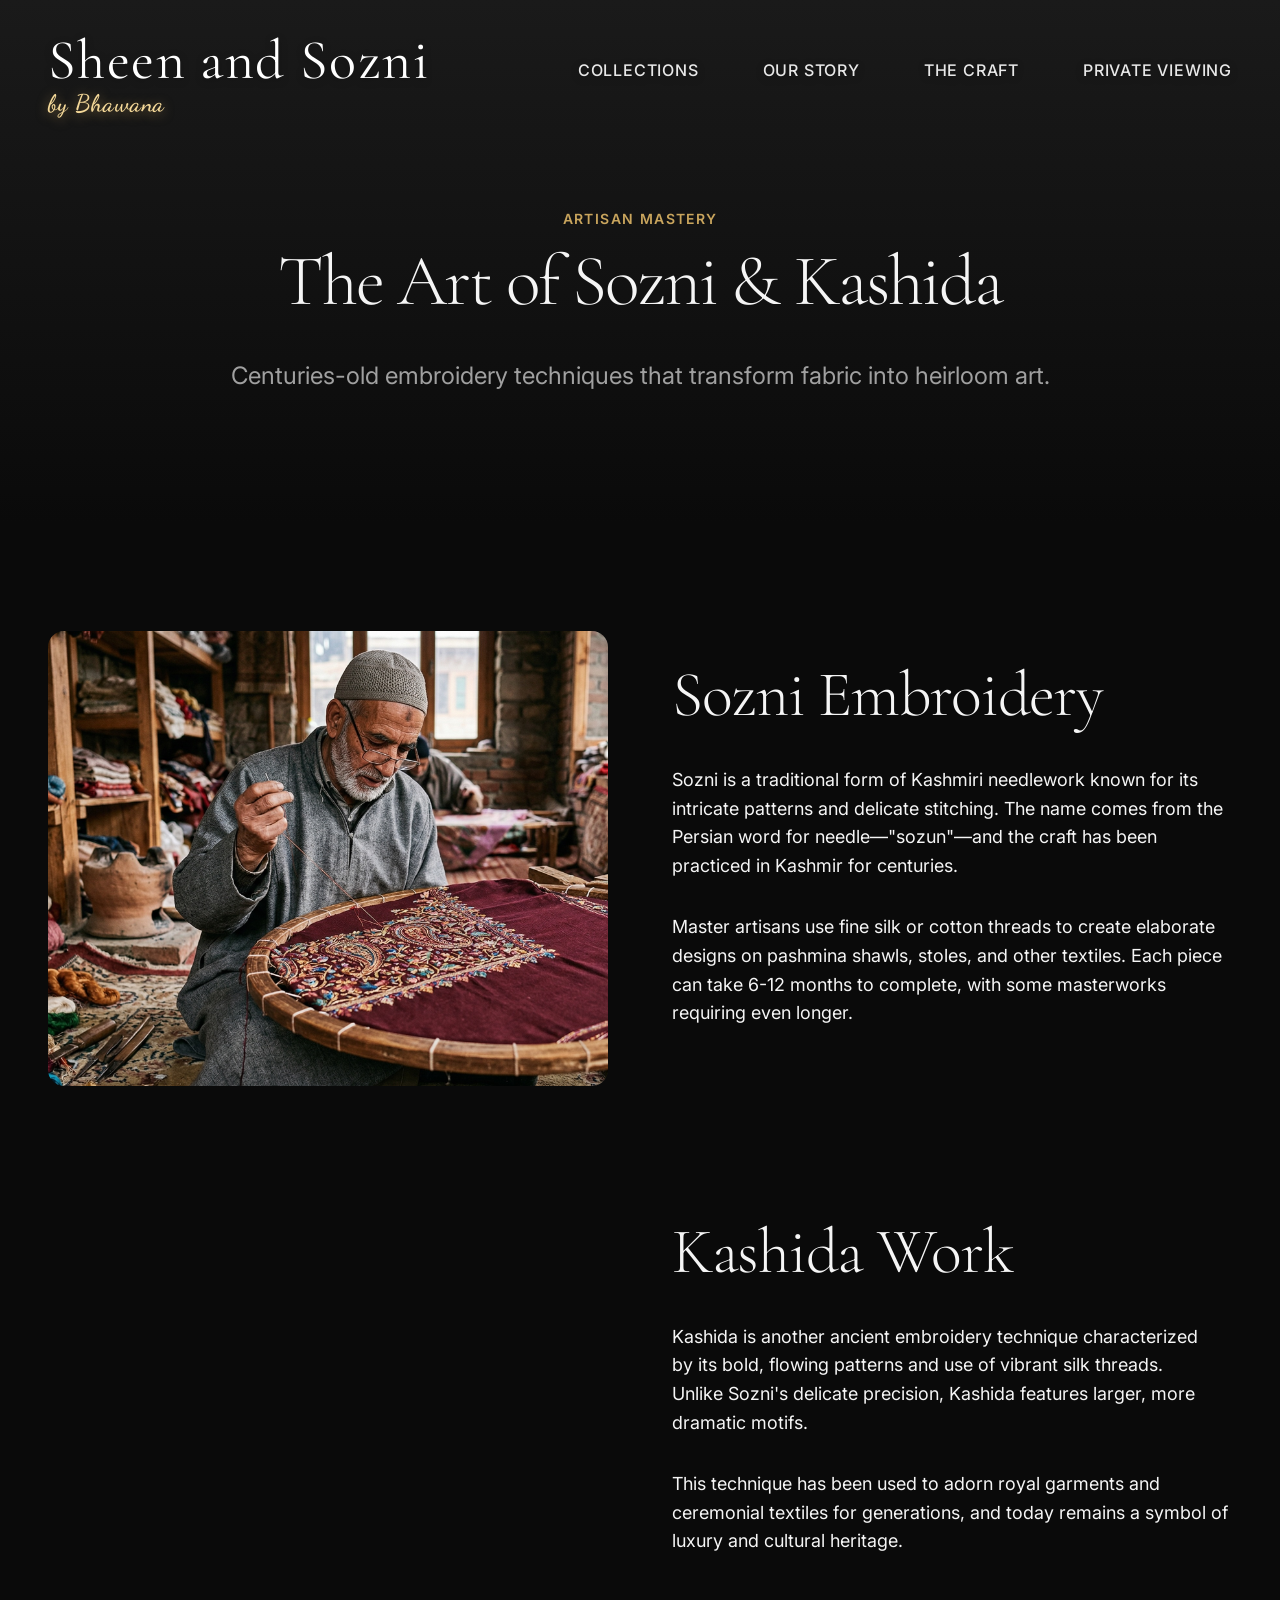
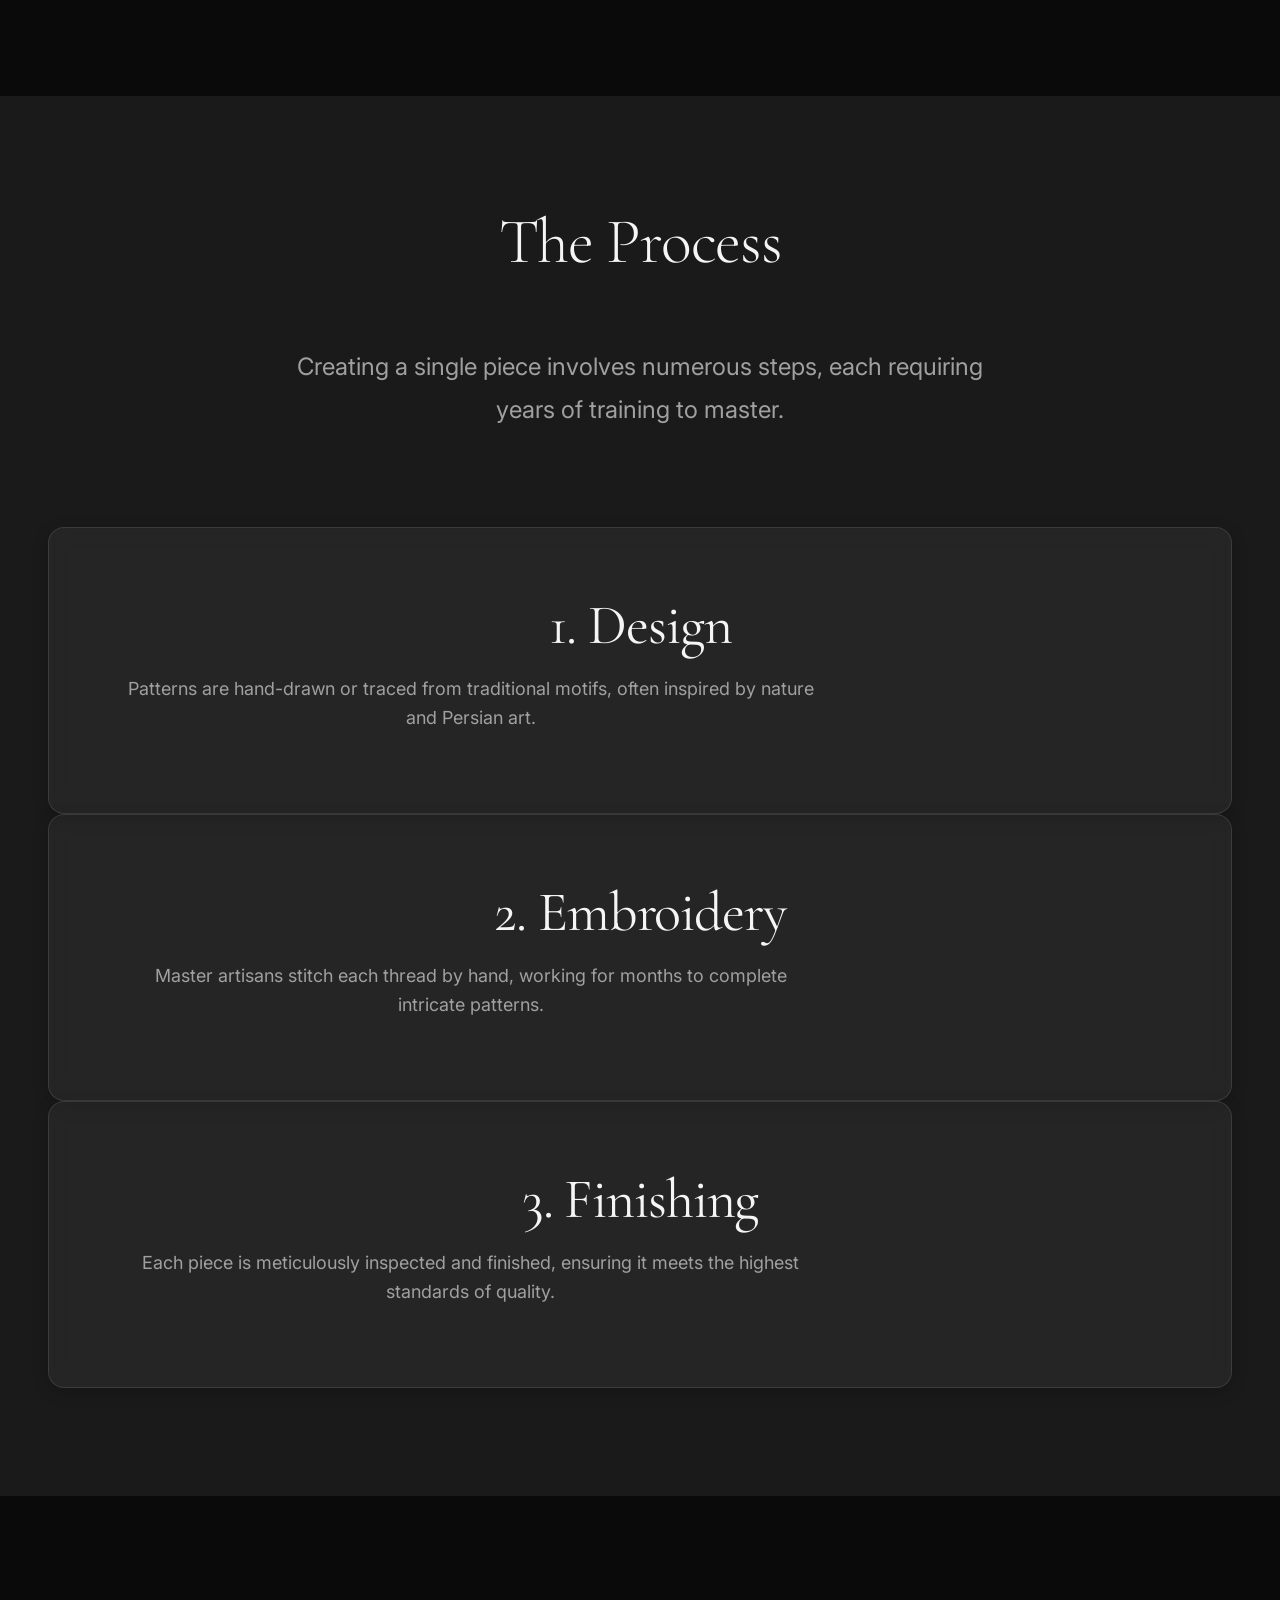
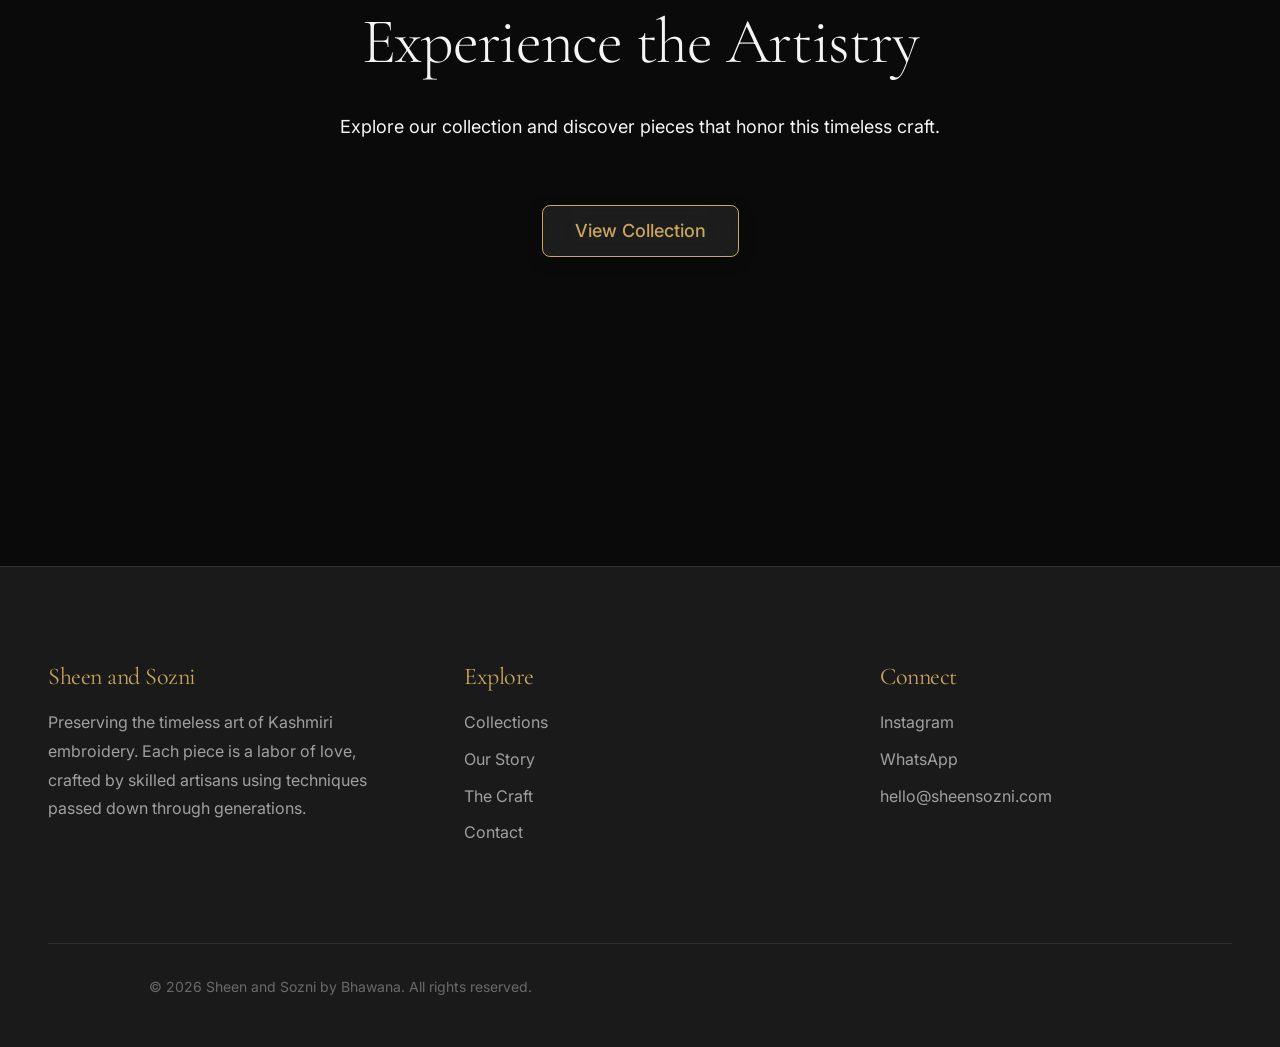
<file: craft.html>
<!DOCTYPE html>
<html lang="en">
<head>
  <meta charset="UTF-8">
  <meta name="viewport" content="width=device-width, initial-scale=1.0">
  <meta name="description" content="Learn about Sozni and Kashida embroidery - centuries-old Kashmiri needlework techniques. Discover the intricate process, traditional patterns, and master artisans behind each hand-embroidered piece.">
  <meta name="keywords" content="Sozni embroidery technique, Kashida work, Kashmiri needlework, traditional embroidery, hand embroidery process, artisan craftsmanship, Persian embroidery, Kashmir handicraft techniques">
  <meta name="author" content="Sheen and Sozni by Bhawana">
  <meta name="robots" content="index, follow">
  <link rel="canonical" href="https://www.sheensozni.com/craft.html">

  <!-- Open Graph / Facebook -->
  <meta property="og:type" content="article">
  <meta property="og:url" content="https://www.sheensozni.com/craft.html">
  <meta property="og:title" content="The Art of Sozni & Kashida - Traditional Kashmiri Embroidery | Sheen and Sozni">
  <meta property="og:description" content="Explore the ancient techniques of Sozni and Kashida embroidery. Learn about the intricate process and master artisans who dedicate months to create each piece.">
  <meta property="og:site_name" content="Sheen and Sozni by Bhawana">

  <!-- Twitter Card -->
  <meta name="twitter:card" content="summary">
  <meta name="twitter:title" content="The Art of Sozni & Kashida Embroidery">
  <meta name="twitter:description" content="Centuries-old Kashmiri embroidery techniques that transform fabric into heirloom art.">

  <title>The Art of Sozni & Kashida - Traditional Kashmiri Embroidery Techniques | Sheen and Sozni</title>

  <!-- Favicon -->
  <link rel="icon" type="image/x-icon" href="./favicon.ico">
  <link rel="apple-touch-icon" href="./favicon.ico">

  <link rel="preconnect" href="https://fonts.googleapis.com">
  <link rel="preconnect" href="https://fonts.gstatic.com" crossorigin>

  <link rel="stylesheet" href="./css/reset.css">
  <link rel="stylesheet" href="./css/variables.css">
  <link rel="stylesheet" href="./css/glass-system.css">
  <link rel="stylesheet" href="./css/typography.css">
  <link rel="stylesheet" href="./css/layout.css">
  <link rel="stylesheet" href="./css/utilities.css">
  <link rel="stylesheet" href="./css/components/navigation.css">
  <link rel="stylesheet" href="./css/components/footer.css">
  <link rel="stylesheet" href="./css/components/buttons.css">
  <link rel="stylesheet" href="./css/components/cards.css">
  <link rel="stylesheet" href="./css/pages/collections.css">
</head>
<body>

  <div data-component="nav"></div>

  <section class="page-hero">
    <div class="container">
      <span class="section-label" data-fade-in>Artisan Mastery</span>
      <h1 class="page-hero__title" data-fade-in data-delay="1">The Art of Sozni & Kashida</h1>
      <p class="page-hero__description" data-fade-in data-delay="2">
        Centuries-old embroidery techniques that transform fabric into heirloom art.
      </p>
    </div>
  </section>

  <section class="section">
    <div class="container">
      <div class="split-layout" data-fade-in>
        <div>
          <img
            data-src="./assets/images/craft/craft1-sozni.jpg"
            alt="Master Kashmiri artisan creating intricate Sozni embroidery with traditional needlework techniques"
            class="lazy-load"
            style="border-radius: var(--radius-lg);"
          />
        </div>
        <div>
          <h2 class="mb-md">Sozni Embroidery</h2>
          <p class="mb-md">
            Sozni is a traditional form of Kashmiri needlework known for its intricate patterns and delicate stitching. The name comes from the Persian word for needle—"sozun"—and the craft has been practiced in Kashmir for centuries.
          </p>
          <p class="mb-md">
            Master artisans use fine silk or cotton threads to create elaborate designs on pashmina shawls, stoles, and other textiles. Each piece can take 6-12 months to complete, with some masterworks requiring even longer.
          </p>
        </div>
      </div>

      <div class="split-layout mt-2xl" data-fade-in data-delay="1">
        <div class="hide-mobile"></div>
        <div>
          <h2 class="mb-md">Kashida Work</h2>
          <p class="mb-md">
            Kashida is another ancient embroidery technique characterized by its bold, flowing patterns and use of vibrant silk threads. Unlike Sozni's delicate precision, Kashida features larger, more dramatic motifs.
          </p>
          <p class="mb-md">
            This technique has been used to adorn royal garments and ceremonial textiles for generations, and today remains a symbol of luxury and cultural heritage.
          </p>
        </div>
        <div class="hide-desktop">
          <img
            data-src="./assets/images/craft/kashida.jpg"
            alt="Close-up of intricate Kashida hand embroidery showing traditional Kashmiri needlework patterns"
            class="lazy-load"
            style="border-radius: var(--radius-lg);"
          />
        </div>
      </div>
    </div>
  </section>

  <section class="section" style="background: var(--color-bg-secondary);">
    <div class="container">
      <div class="content-center text-center" data-fade-in>
        <h2 class="mb-lg">The Process</h2>
        <p class="lead mb-xl">
          Creating a single piece involves numerous steps, each requiring years of training to master.
        </p>
      </div>

      <div class="grid-3 mt-xl">
        <div class="glass glass--light" style="padding: var(--space-lg); text-align: center;" data-fade-in data-delay="1">
          <h3 class="mb-sm">1. Design</h3>
          <p class="text-secondary">
            Patterns are hand-drawn or traced from traditional motifs, often inspired by nature and Persian art.
          </p>
        </div>

        <div class="glass glass--light" style="padding: var(--space-lg); text-align: center;" data-fade-in data-delay="2">
          <h3 class="mb-sm">2. Embroidery</h3>
          <p class="text-secondary">
            Master artisans stitch each thread by hand, working for months to complete intricate patterns.
          </p>
        </div>

        <div class="glass glass--light" style="padding: var(--space-lg); text-align: center;" data-fade-in data-delay="3">
          <h3 class="mb-sm">3. Finishing</h3>
          <p class="text-secondary">
            Each piece is meticulously inspected and finished, ensuring it meets the highest standards of quality.
          </p>
        </div>
      </div>
    </div>
  </section>

  <section class="section">
    <div class="container content-center text-center">
      <div data-fade-in>
        <h2 class="mb-md">Experience the Artistry</h2>
        <p class="mb-lg">
          Explore our collection and discover pieces that honor this timeless craft.
        </p>
        <a href="./collections.html" class="btn btn--primary glass glass--interactive">
          View Collection
        </a>
      </div>
    </div>
  </section>

  <div data-component="footer"></div>

  <script src="./js/core/shared-components.js"></script>
  <script src="./js/core/scroll-manager.js"></script>
  <script src="./js/core/lazy-loader.js"></script>
  <script src="./js/components/navigation.js"></script>
  <script src="./js/main.js"></script>

</body>
</html>
</file>
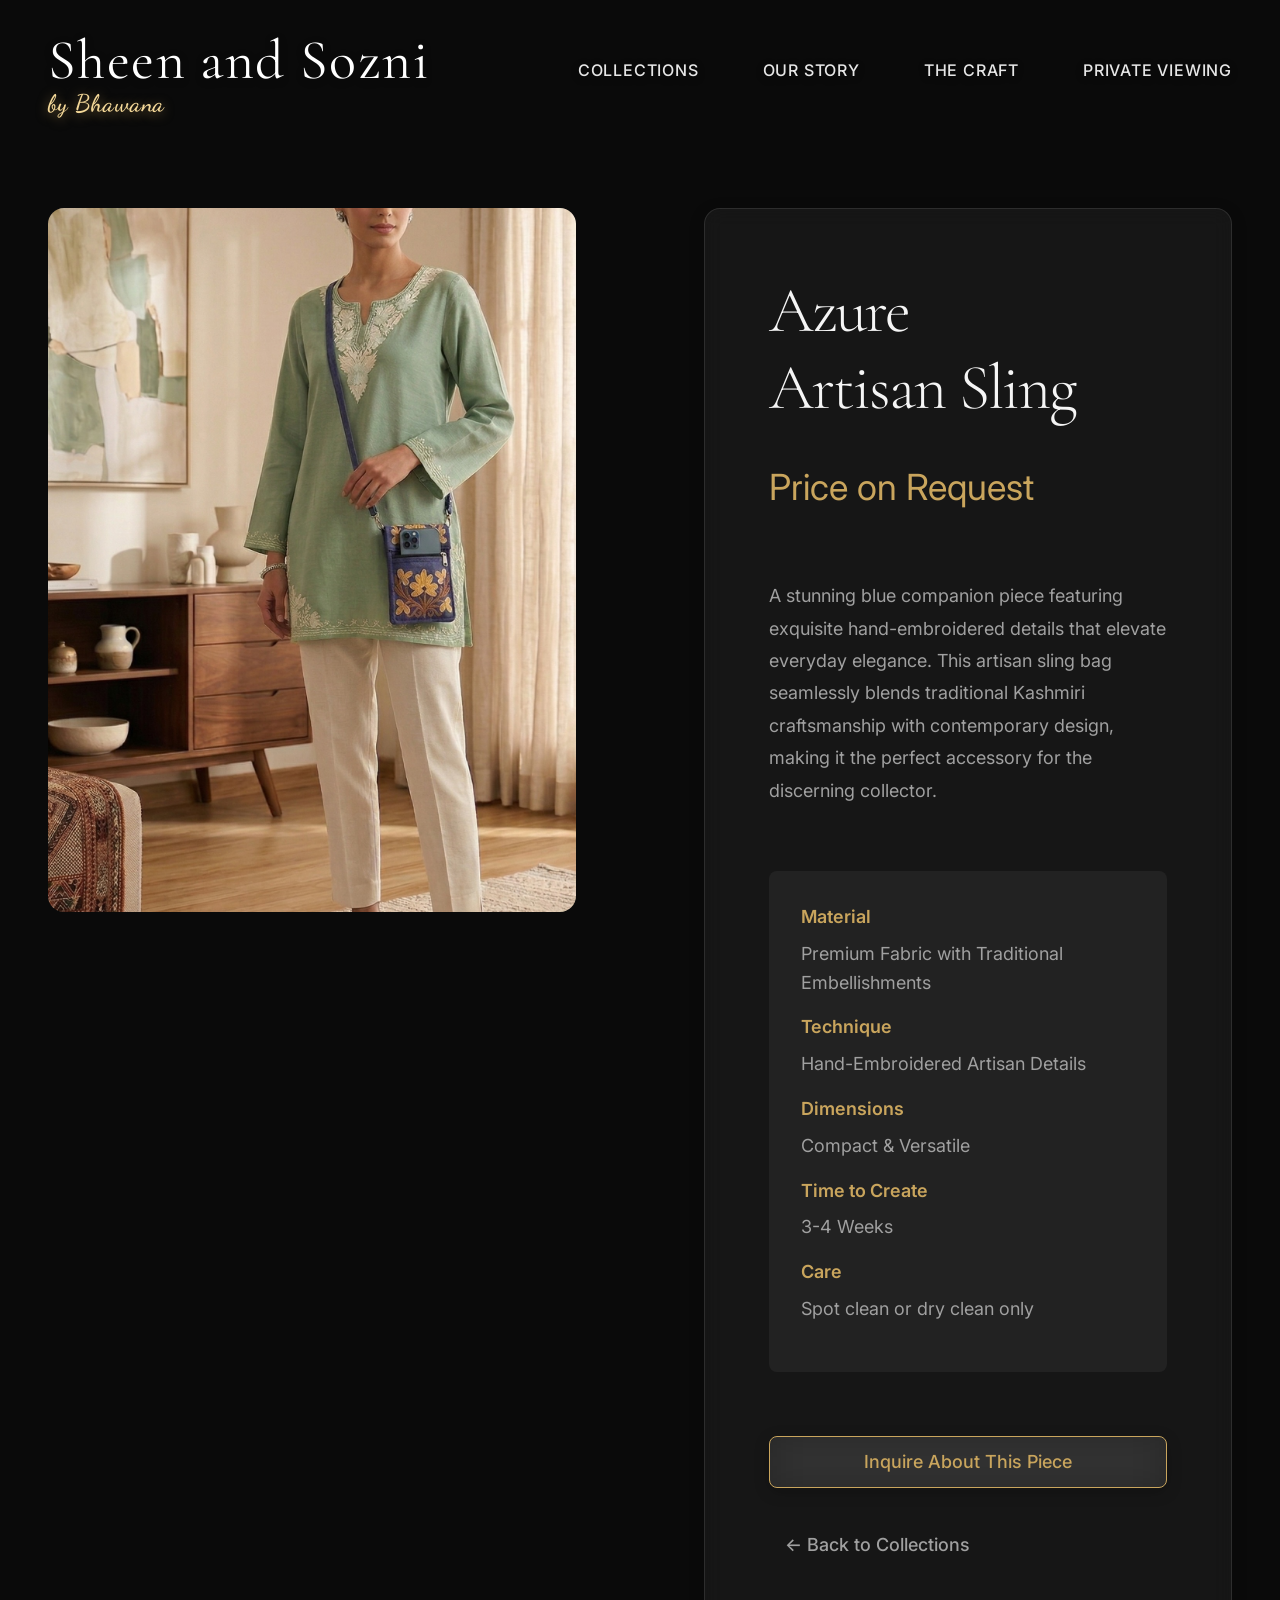
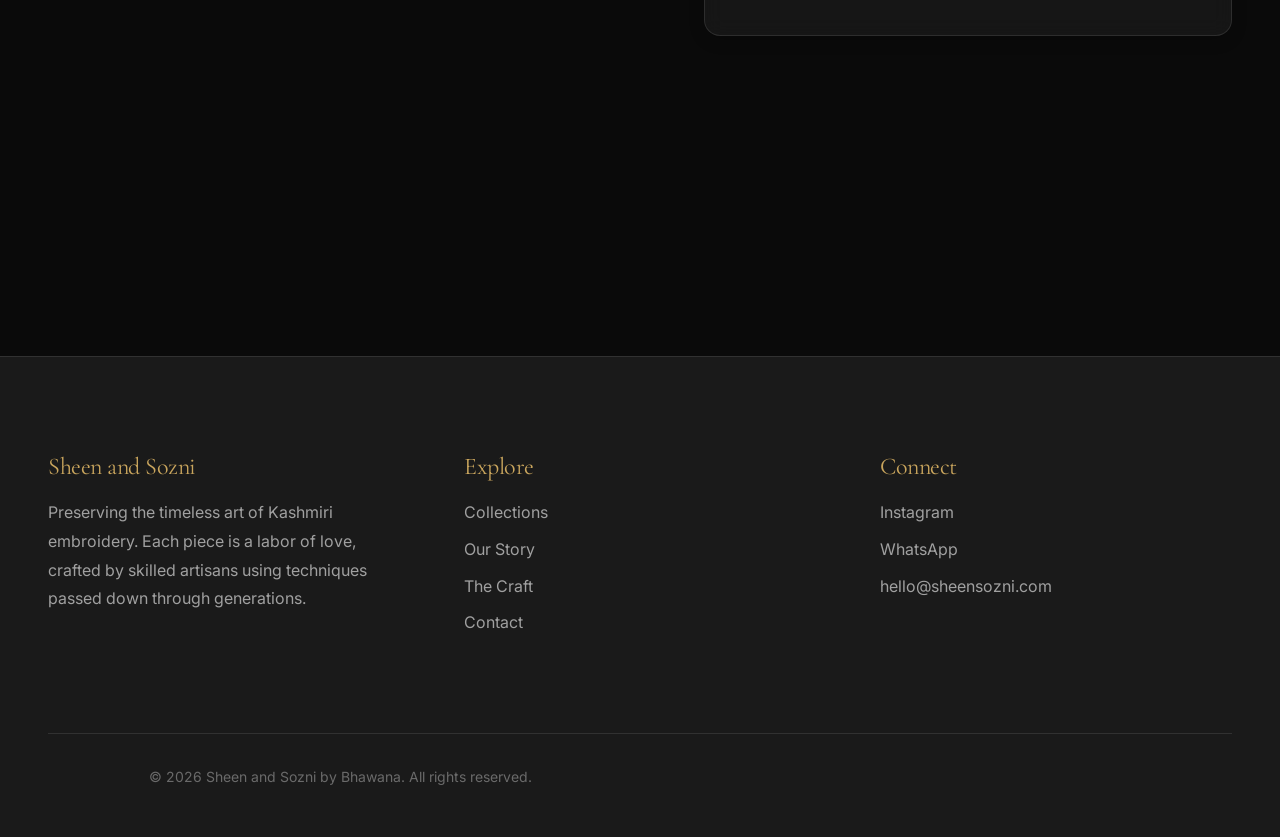
<file: product.html>
<!DOCTYPE html>
<html lang="en">
<head>
  <meta charset="UTF-8">
  <meta name="viewport" content="width=device-width, initial-scale=1.0">
  <meta name="description" content="Azure Artisan Sling - Handcrafted blue sling bag with traditional Kashmiri embroidery. Features exquisite hand-embroidered details. Compact, versatile accessory. Luxury artisan piece.">
  <meta name="keywords" content="artisan sling bag, handcrafted bag, Kashmiri embroidered bag, luxury sling, hand-embroidered accessory, artisan bag, heritage bag">
  <meta name="author" content="Sheen and Sozni by Bhawana">
  <meta name="robots" content="index, follow">
  <link rel="canonical" href="https://www.sheensozni.com/product.html">

  <!-- Open Graph / Facebook -->
  <meta property="og:type" content="product">
  <meta property="og:url" content="https://www.sheensozni.com/product.html">
  <meta property="og:title" content="Azure Artisan Sling - Handcrafted Embroidered Sling Bag | Sheen and Sozni">
  <meta property="og:description" content="Stunning blue sling bag with exquisite hand-embroidered details. Traditional Kashmiri craftsmanship meets contemporary design. Crafted over 3-4 weeks by master artisans.">
  <meta property="og:site_name" content="Sheen and Sozni by Bhawana">
  <meta property="product:price:currency" content="INR">
  <meta property="product:availability" content="in stock">

  <!-- Twitter Card -->
  <meta name="twitter:card" content="summary_large_image">
  <meta name="twitter:title" content="Azure Artisan Sling - Sheen and Sozni">
  <meta name="twitter:description" content="Handcrafted blue sling bag with traditional Kashmiri embroidery by master artisans.">

  <title>Azure Artisan Sling - Handcrafted Embroidered Sling Bag | Sheen and Sozni</title>

  <!-- Favicon -->
  <link rel="icon" type="image/x-icon" href="./favicon.ico">
  <link rel="apple-touch-icon" href="./favicon.ico">

  <link rel="preconnect" href="https://fonts.googleapis.com">
  <link rel="preconnect" href="https://fonts.gstatic.com" crossorigin>

  <link rel="stylesheet" href="./css/reset.css">
  <link rel="stylesheet" href="./css/variables.css">
  <link rel="stylesheet" href="./css/glass-system.css">
  <link rel="stylesheet" href="./css/typography.css">
  <link rel="stylesheet" href="./css/layout.css">
  <link rel="stylesheet" href="./css/utilities.css">
  <link rel="stylesheet" href="./css/components/navigation.css">
  <link rel="stylesheet" href="./css/components/footer.css">
  <link rel="stylesheet" href="./css/components/buttons.css">
  <link rel="stylesheet" href="./css/components/cards.css">
  <style>
    .product-detail {
      padding: calc(80px + var(--space-2xl)) 0 var(--space-2xl);
    }

    .product-detail__grid {
      display: grid;
      grid-template-columns: 1fr 1fr;
      gap: var(--space-2xl);
      align-items: start;
    }

    @media (max-width: 768px) {
      .product-detail__grid {
        grid-template-columns: 1fr;
      }
    }

    .product-image {
      aspect-ratio: 3 / 4;
      border-radius: var(--radius-lg);
      overflow: hidden;
    }

    .product-image img {
      width: 100%;
      height: 100%;
      object-fit: cover;
    }

    .product-info h1 {
      font-size: var(--font-size-3xl);
      margin-bottom: var(--space-md);
    }

    .product-info__price {
      font-size: var(--font-size-xl);
      color: var(--color-accent-gold);
      margin-bottom: var(--space-lg);
    }

    .product-info__description {
      color: var(--color-text-secondary);
      line-height: var(--line-height-relaxed);
      margin-bottom: var(--space-lg);
    }

    .product-info__details {
      margin: var(--space-lg) 0;
      padding: var(--space-md);
      background: var(--glass-bg-light);
      border-radius: var(--radius-md);
    }

    .product-info__details dt {
      font-weight: var(--font-weight-semibold);
      color: var(--color-accent-gold);
      margin-bottom: var(--space-xs);
    }

    .product-info__details dd {
      color: var(--color-text-secondary);
      margin-bottom: var(--space-sm);
    }
  </style>

  <!-- Structured Data / Product Schema -->
  <script type="application/ld+json">
  {
    "@context": "https://schema.org",
    "@type": "Product",
    "name": "Azure Artisan Sling",
    "description": "A stunning blue companion piece featuring exquisite hand-embroidered details that elevate everyday elegance. This artisan sling bag seamlessly blends traditional Kashmiri craftsmanship with contemporary design.",
    "brand": {
      "@type": "Brand",
      "name": "Sheen and Sozni by Bhawana"
    },
    "material": "Premium Fabric with Traditional Embellishments",
    "itemCondition": "https://schema.org/NewCondition",
    "offers": {
      "@type": "Offer",
      "availability": "https://schema.org/InStock",
      "priceCurrency": "INR",
      "priceSpecification": {
        "@type": "PriceSpecification",
        "price": "Price on Request"
      },
      "url": "https://www.sheensozni.com/product.html"
    },
    "aggregateRating": {
      "@type": "AggregateRating",
      "ratingValue": "5",
      "reviewCount": "1"
    }
  }
  </script>

  <script type="application/ld+json">
  {
    "@context": "https://schema.org",
    "@type": "BreadcrumbList",
    "itemListElement": [{
      "@type": "ListItem",
      "position": 1,
      "name": "Home",
      "item": "https://www.sheensozni.com/"
    },{
      "@type": "ListItem",
      "position": 2,
      "name": "Collections",
      "item": "https://www.sheensozni.com/collections.html"
    },{
      "@type": "ListItem",
      "position": 3,
      "name": "Azure Artisan Sling",
      "item": "https://www.sheensozni.com/product.html"
    }]
  }
  </script>
</head>
<body itemscope itemtype="https://schema.org/ItemPage">

  <div data-component="nav"></div>

  <section class="product-detail">
    <div class="container">
      <div class="product-detail__grid">
        <div class="product-image" data-fade-in>
          <img
            data-src="./assets/images/products/blue-sling.jpg"
            alt="Azure Artisan Sling - Handcrafted blue sling bag with traditional Kashmiri embroidery"
            class="lazy-load"
          />
        </div>

        <div class="product-info glass glass--light" style="padding: var(--space-lg);" data-fade-in data-delay="1">
          <h1>Azure Artisan Sling</h1>
          <p class="product-info__price">Price on Request</p>
          <p class="product-info__description">
            A stunning blue companion piece featuring exquisite hand-embroidered details that elevate everyday elegance. This artisan sling bag seamlessly blends traditional Kashmiri craftsmanship with contemporary design, making it the perfect accessory for the discerning collector.
          </p>

          <dl class="product-info__details">
            <dt>Material</dt>
            <dd>Premium Fabric with Traditional Embellishments</dd>

            <dt>Technique</dt>
            <dd>Hand-Embroidered Artisan Details</dd>

            <dt>Dimensions</dt>
            <dd>Compact & Versatile</dd>

            <dt>Time to Create</dt>
            <dd>3-4 Weeks</dd>

            <dt>Care</dt>
            <dd>Spot clean or dry clean only</dd>
          </dl>

          <a href="./contact.html" class="btn btn--primary glass glass--interactive" style="width: 100%;">
            Inquire About This Piece
          </a>

          <a href="./collections.html" class="btn btn--ghost" style="margin-top: var(--space-md); display: inline-block;">
            ← Back to Collections
          </a>
        </div>
      </div>
    </div>
  </section>

  <div data-component="footer"></div>

  <script src="./js/core/shared-components.js"></script>
  <script src="./js/core/scroll-manager.js"></script>
  <script src="./js/core/lazy-loader.js"></script>
  <script src="./js/components/navigation.js"></script>
  <script src="./js/main.js"></script>

</body>
</html>
</file>
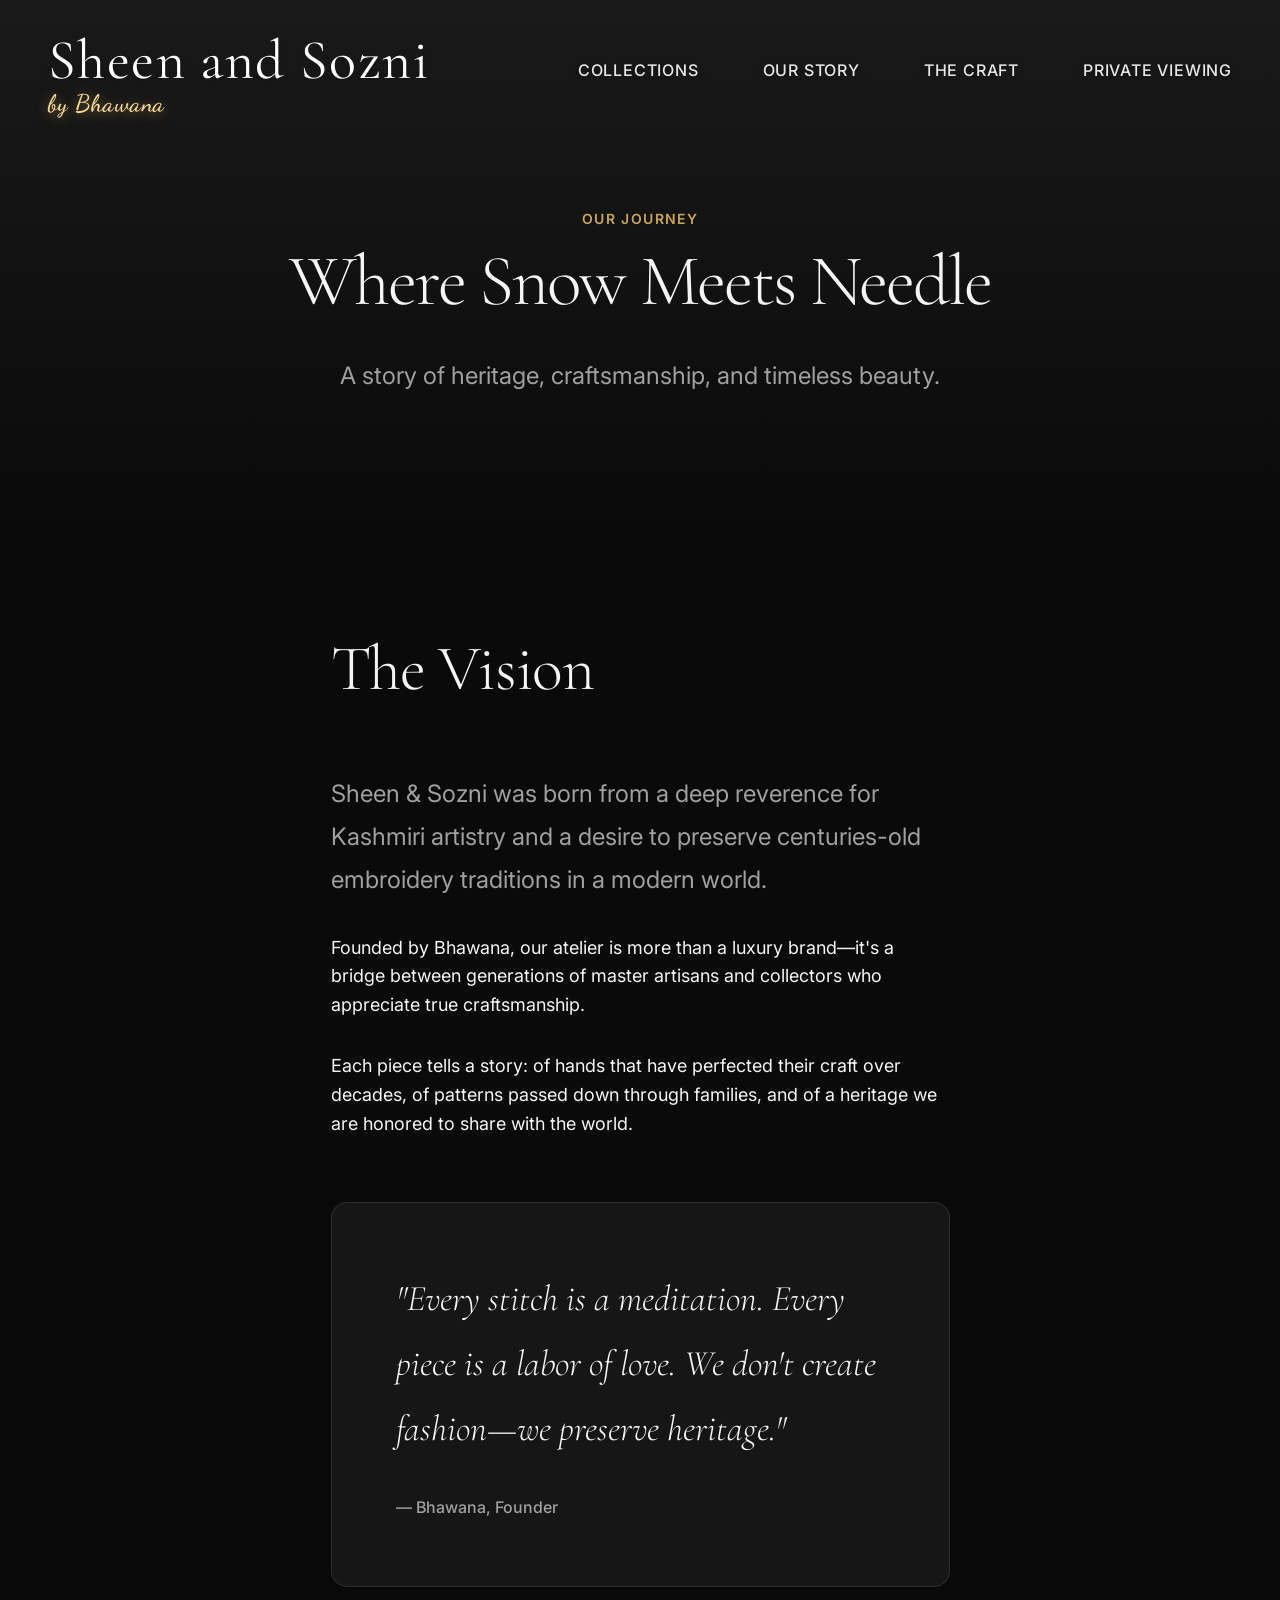
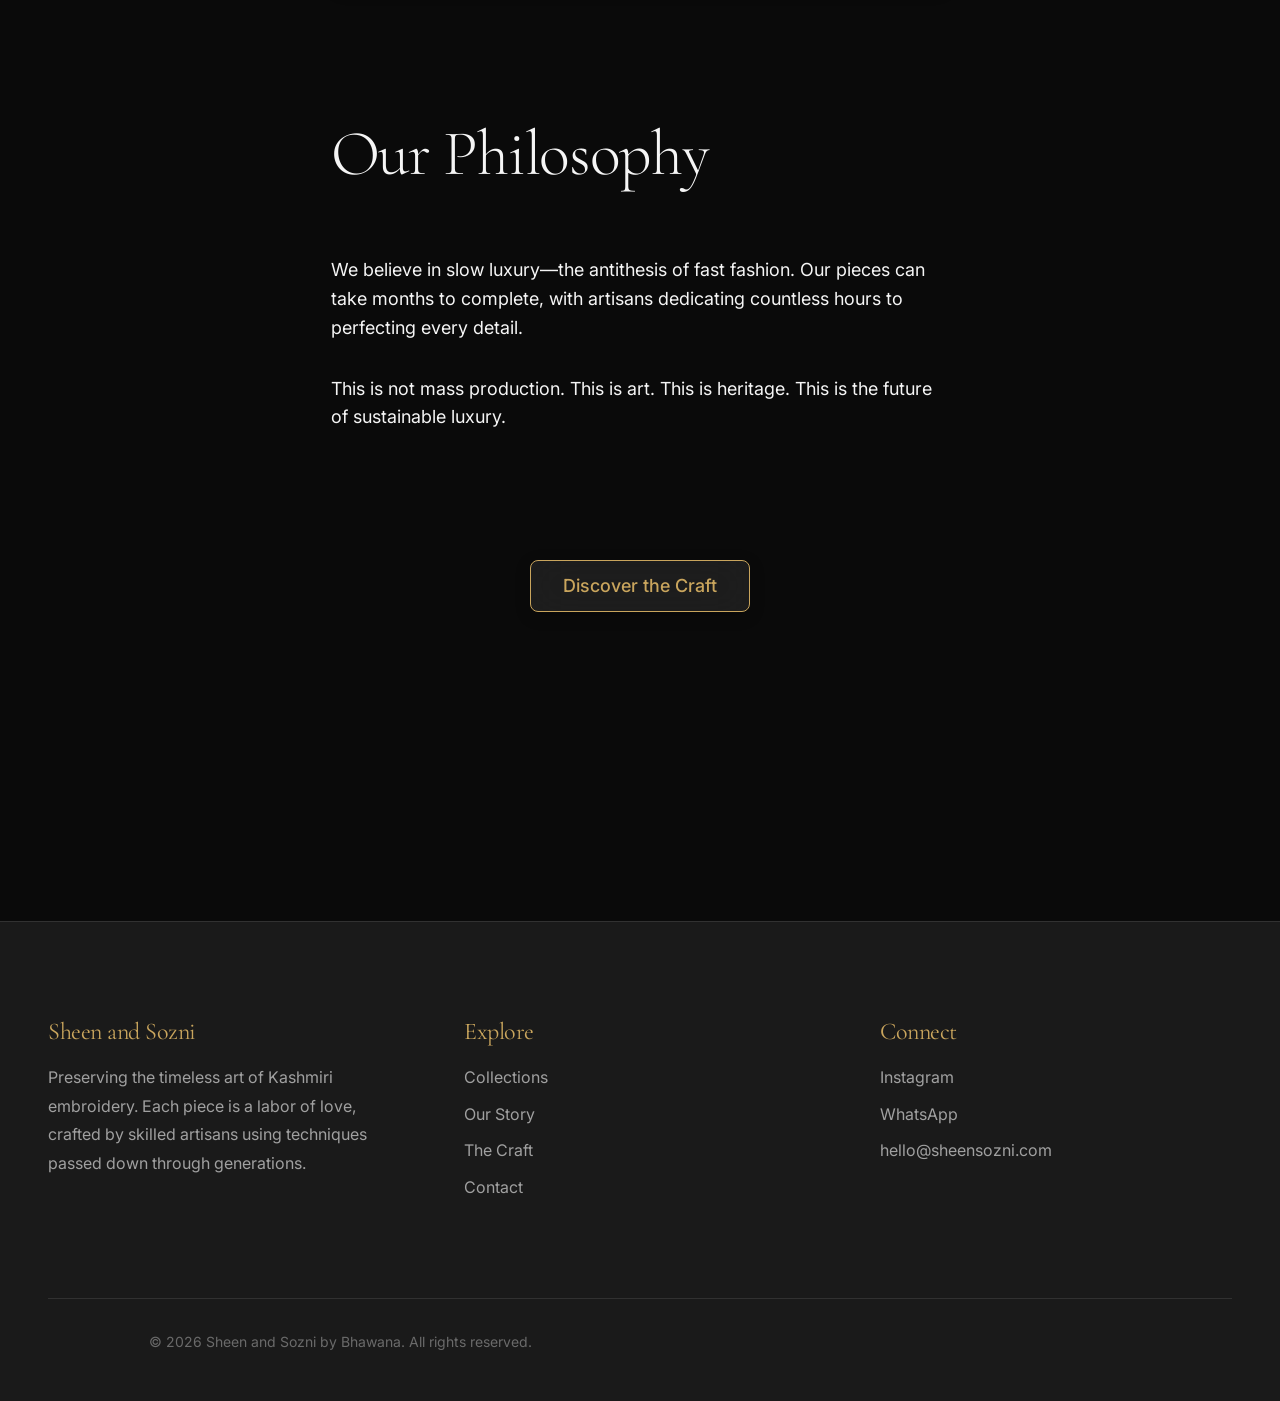
<file: story.html>
<!DOCTYPE html>
<html lang="en">
<head>
  <meta charset="UTF-8">
  <meta name="viewport" content="width=device-width, initial-scale=1.0">
  <meta name="description" content="Discover the story behind Sheen and Sozni - founded by Bhawana to preserve centuries-old Kashmiri embroidery traditions. Learn about our philosophy of slow luxury and commitment to master artisans.">
  <meta name="keywords" content="Kashmiri embroidery heritage, artisan story, slow luxury, sustainable fashion, traditional crafts, heritage preservation, Bhawana founder, Kashmir artisans">
  <meta name="author" content="Sheen and Sozni by Bhawana">
  <meta name="robots" content="index, follow">
  <link rel="canonical" href="https://www.sheensozni.com/story.html">

  <!-- Open Graph / Facebook -->
  <meta property="og:type" content="article">
  <meta property="og:url" content="https://www.sheensozni.com/story.html">
  <meta property="og:title" content="Our Story - Preserving Kashmiri Embroidery Heritage | Sheen and Sozni">
  <meta property="og:description" content="Founded by Bhawana to bridge generations of master artisans with collectors who appreciate true craftsmanship and heritage.">
  <meta property="og:site_name" content="Sheen and Sozni by Bhawana">

  <!-- Twitter Card -->
  <meta name="twitter:card" content="summary">
  <meta name="twitter:title" content="Our Story - Sheen and Sozni by Bhawana">
  <meta name="twitter:description" content="Preserving centuries-old Kashmiri embroidery traditions through slow luxury and master artisans.">

  <title>Our Story - Preserving Kashmiri Embroidery Heritage | Sheen and Sozni by Bhawana</title>

  <!-- Favicon -->
  <link rel="icon" type="image/x-icon" href="./favicon.ico">
  <link rel="apple-touch-icon" href="./favicon.ico">

  <link rel="preconnect" href="https://fonts.googleapis.com">
  <link rel="preconnect" href="https://fonts.gstatic.com" crossorigin>

  <link rel="stylesheet" href="./css/reset.css">
  <link rel="stylesheet" href="./css/variables.css">
  <link rel="stylesheet" href="./css/glass-system.css">
  <link rel="stylesheet" href="./css/typography.css">
  <link rel="stylesheet" href="./css/layout.css">
  <link rel="stylesheet" href="./css/utilities.css">
  <link rel="stylesheet" href="./css/components/navigation.css">
  <link rel="stylesheet" href="./css/components/footer.css">
  <link rel="stylesheet" href="./css/components/buttons.css">
  <link rel="stylesheet" href="./css/components/cards.css">
  <link rel="stylesheet" href="./css/pages/collections.css">
</head>
<body>

  <div data-component="nav"></div>

  <section class="page-hero">
    <div class="container">
      <span class="section-label" data-fade-in>Our Journey</span>
      <h1 class="page-hero__title" data-fade-in data-delay="1">Where Snow Meets Needle</h1>
      <p class="page-hero__description" data-fade-in data-delay="2">
        A story of heritage, craftsmanship, and timeless beauty.
      </p>
    </div>
  </section>

  <section class="section">
    <div class="container content-center">
      <div data-fade-in>
        <h2 class="mb-lg">The Vision</h2>
        <p class="lead">
          Sheen & Sozni was born from a deep reverence for Kashmiri artistry and a desire to preserve centuries-old embroidery traditions in a modern world.
        </p>
        <p class="mb-md">
          Founded by Bhawana, our atelier is more than a luxury brand—it's a bridge between generations of master artisans and collectors who appreciate true craftsmanship.
        </p>
        <p class="mb-lg">
          Each piece tells a story: of hands that have perfected their craft over decades, of patterns passed down through families, and of a heritage we are honored to share with the world.
        </p>
      </div>

      <blockquote class="glass glass--light" style="padding: var(--space-lg);" data-fade-in data-delay="1">
        <p class="quote-card__text">
          "Every stitch is a meditation. Every piece is a labor of love. We don't create fashion—we preserve heritage."
        </p>
        <cite class="quote-card__author">— Bhawana, Founder</cite>
      </blockquote>

      <div data-fade-in data-delay="2" class="mt-2xl">
        <h2 class="mb-lg">Our Philosophy</h2>
        <p class="mb-md">
          We believe in slow luxury—the antithesis of fast fashion. Our pieces can take months to complete, with artisans dedicating countless hours to perfecting every detail.
        </p>
        <p class="mb-md">
          This is not mass production. This is art. This is heritage. This is the future of sustainable luxury.
        </p>
      </div>

      <div class="mt-2xl text-center" data-fade-in data-delay="3">
        <a href="./craft.html" class="btn btn--primary glass glass--interactive">
          Discover the Craft
        </a>
      </div>
    </div>
  </section>

  <div data-component="footer"></div>

  <script src="./js/core/shared-components.js"></script>
  <script src="./js/core/scroll-manager.js"></script>
  <script src="./js/core/lazy-loader.js"></script>
  <script src="./js/components/navigation.js"></script>
  <script src="./js/main.js"></script>

</body>
</html>
</file>
<file: css/variables.css>
/* ==========================================================================
   CSS Variables - Design Tokens
   Foundation of the liquid glass design system
   ========================================================================== */

:root {
  /* ==========================================================================
     Colors - Luxury Palette
     ========================================================================== */

  /* Backgrounds */
  --color-bg-primary: #0a0a0a;          /* Deep black background */
  --color-bg-secondary: #1a1a1a;        /* Slightly lighter sections */
  --color-bg-tertiary: #2a2a2a;         /* Card backgrounds */

  /* Text */
  --color-text-primary: #f5f5f5;        /* Soft white text */
  --color-text-secondary: #a0a0a0;      /* Muted gray for descriptions */
  --color-text-tertiary: #6a6a6a;       /* Very muted for captions */

  /* Accents - Kashmiri Heritage */
  --color-accent-gold: #c9a55d;         /* Kashmiri gold accent */
  --color-accent-burgundy: #6b2c3e;     /* Deep burgundy accent */
  --color-accent-saffron: #e6a55d;      /* Saffron highlight */

  /* Interactive States */
  --color-hover: #ffffff;               /* Hover text color */
  --color-active: #c9a55d;              /* Active/selected state */
  --color-focus: #c9a55d;               /* Focus outline color */

  /* Functional Colors */
  --color-success: #4a9d6f;             /* Success messages */
  --color-error: #d9534f;               /* Error messages */
  --color-warning: #f0ad4e;             /* Warning messages */

  /* ==========================================================================
     Glass System - Glassmorphism Properties
     ========================================================================== */

  /* Background Opacity */
  --glass-bg-light: rgba(255, 255, 255, 0.05);
  --glass-bg-medium: rgba(255, 255, 255, 0.08);
  --glass-bg-heavy: rgba(255, 255, 255, 0.12);
  --glass-bg-ultra: rgba(255, 255, 255, 0.15);

  /* Blur Intensity */
  --glass-blur-light: 10px;
  --glass-blur-medium: 20px;
  --glass-blur-heavy: 40px;
  --glass-blur-ultra: 60px;

  /* Border */
  --glass-border-light: rgba(255, 255, 255, 0.1);
  --glass-border-medium: rgba(255, 255, 255, 0.15);
  --glass-border-heavy: rgba(255, 255, 255, 0.25);

  /* Shadows */
  --glass-shadow-sm: 0 4px 16px rgba(0, 0, 0, 0.2);
  --glass-shadow-md: 0 8px 32px rgba(0, 0, 0, 0.3);
  --glass-shadow-lg: 0 16px 64px rgba(0, 0, 0, 0.4);

  /* Hover Effects */
  --glass-hover-bg: rgba(255, 255, 255, 0.15);
  --glass-hover-border: rgba(255, 255, 255, 0.3);

  /* ==========================================================================
     Typography
     ========================================================================== */

  /* Font Families */
  --font-primary: 'Inter', -apple-system, BlinkMacSystemFont, 'Segoe UI', Roboto, sans-serif;
  --font-display: 'Cormorant Garamond', Georgia, 'Times New Roman', serif;
  --font-mono: 'SF Mono', Monaco, 'Cascadia Code', monospace;

  /* Font Sizes - Fluid Scale */
  --font-size-xs: clamp(0.75rem, 0.7rem + 0.25vw, 0.875rem);     /* 12-14px */
  --font-size-sm: clamp(0.875rem, 0.8rem + 0.375vw, 1rem);       /* 14-16px */
  --font-size-base: clamp(1rem, 0.95rem + 0.25vw, 1.125rem);     /* 16-18px */
  --font-size-lg: clamp(1.125rem, 1rem + 0.625vw, 1.5rem);       /* 18-24px */
  --font-size-xl: clamp(1.5rem, 1.25rem + 1.25vw, 2.25rem);      /* 24-36px */
  --font-size-2xl: clamp(2rem, 1.5rem + 2.5vw, 3.5rem);          /* 32-56px */
  --font-size-3xl: clamp(2.5rem, 2rem + 2.5vw, 4.5rem);          /* 40-72px */
  --font-size-4xl: clamp(3rem, 2.5rem + 2.5vw, 5.5rem);          /* 48-88px */

  /* Font Weights */
  --font-weight-light: 300;
  --font-weight-normal: 400;
  --font-weight-medium: 500;
  --font-weight-semibold: 600;
  --font-weight-bold: 700;

  /* Line Heights */
  --line-height-tight: 1.2;
  --line-height-snug: 1.4;
  --line-height-normal: 1.6;
  --line-height-relaxed: 1.8;
  --line-height-loose: 2;

  /* Letter Spacing */
  --letter-spacing-tight: -0.02em;
  --letter-spacing-normal: 0;
  --letter-spacing-wide: 0.025em;
  --letter-spacing-wider: 0.05em;
  --letter-spacing-widest: 0.1em;

  /* ==========================================================================
     Spacing System
     ========================================================================== */

  --space-xs: 0.5rem;      /* 8px */
  --space-sm: 1rem;        /* 16px */
  --space-md: 2rem;        /* 32px */
  --space-lg: 4rem;        /* 64px */
  --space-xl: 6rem;        /* 96px */
  --space-2xl: 8rem;       /* 128px */
  --space-3xl: 12rem;      /* 192px */
  --space-4xl: 16rem;      /* 256px */

  /* ==========================================================================
     Layout
     ========================================================================== */

  /* Container */
  --container-max-width: 1400px;
  --container-padding: clamp(1rem, 5vw, 3rem);

  /* Section Padding */
  --section-padding-y: clamp(4rem, 10vh, 8rem);
  --section-padding-x: var(--container-padding);

  /* Grid */
  --grid-gap: clamp(1rem, 3vw, 2rem);
  --grid-columns: 12;

  /* ==========================================================================
     Transitions & Animations
     ========================================================================== */

  /* Timing Functions */
  --ease-standard: cubic-bezier(0.4, 0, 0.2, 1);
  --ease-decelerate: cubic-bezier(0, 0, 0.2, 1);
  --ease-accelerate: cubic-bezier(0.4, 0, 1, 1);
  --ease-smooth: cubic-bezier(0.4, 0, 0.2, 1);

  /* Duration */
  --transition-fast: 200ms;
  --transition-medium: 400ms;
  --transition-slow: 800ms;
  --transition-slower: 1200ms;

  /* Combined Transitions */
  --transition-all-fast: all var(--transition-fast) var(--ease-standard);
  --transition-all-medium: all var(--transition-medium) var(--ease-standard);
  --transition-all-slow: all var(--transition-slow) var(--ease-standard);

  /* ==========================================================================
     Border Radius
     ========================================================================== */

  --radius-sm: 4px;
  --radius-md: 8px;
  --radius-lg: 16px;
  --radius-xl: 24px;
  --radius-2xl: 32px;
  --radius-full: 9999px;

  /* ==========================================================================
     Z-Index Scale
     ========================================================================== */

  --z-base: 0;
  --z-dropdown: 100;
  --z-sticky: 200;
  --z-fixed: 300;
  --z-modal-backdrop: 400;
  --z-modal: 500;
  --z-tooltip: 600;
  --z-notification: 700;

  /* ==========================================================================
     Breakpoints (for JavaScript)
     ========================================================================== */

  --bp-sm: 640px;
  --bp-md: 768px;
  --bp-lg: 1024px;
  --bp-xl: 1280px;
  --bp-2xl: 1536px;

  /* ==========================================================================
     Performance Optimizations
     ========================================================================== */

  /* Blur strength for different device types */
  --blur-mobile: var(--glass-blur-light);   /* Less blur on mobile for performance */
  --blur-desktop: var(--glass-blur-medium);  /* Full blur on desktop */
}

/* ==========================================================================
   Responsive Adjustments
   ========================================================================== */

/* Tablet and above - increase spacing */
@media (min-width: 768px) {
  :root {
    --section-padding-y: clamp(6rem, 12vh, 10rem);
  }
}

/* Desktop and above - full glassmorphism */
@media (min-width: 1024px) {
  :root {
    --blur-mobile: var(--glass-blur-medium);
    --blur-desktop: var(--glass-blur-heavy);
  }
}

/* Large screens - increase max container width */
@media (min-width: 1536px) {
  :root {
    --container-max-width: 1600px;
  }
}

/* ==========================================================================
   Dark Mode Support (Future Enhancement)
   ========================================================================== */

/* @media (prefers-color-scheme: light) {
  :root {
    --color-bg-primary: #ffffff;
    --color-text-primary: #0a0a0a;
    --glass-bg-light: rgba(0, 0, 0, 0.05);
  }
} */

/* ==========================================================================
   High Contrast Mode Support
   ========================================================================== */

@media (prefers-contrast: high) {
  :root {
    --glass-border-medium: rgba(255, 255, 255, 0.4);
    --color-text-secondary: #c0c0c0;
  }
}

/* ==========================================================================
   Reduced Motion Support
   ========================================================================== */

@media (prefers-reduced-motion: reduce) {
  :root {
    --transition-fast: 0.01ms;
    --transition-medium: 0.01ms;
    --transition-slow: 0.01ms;
    --transition-slower: 0.01ms;
  }
}
</file>
<file: css/glass-system.css>
/* ==========================================================================
   Glass System - Glassmorphism Component Library
   Apple-inspired liquid glass aesthetic
   ========================================================================== */

/* ==========================================================================
   Base Glass Component
   ========================================================================== */

.glass {
  background: var(--glass-bg-medium);
  backdrop-filter: blur(var(--glass-blur-medium));
  -webkit-backdrop-filter: blur(var(--glass-blur-medium));
  border: 1px solid var(--glass-border-medium);
  border-radius: var(--radius-lg);
  box-shadow: var(--glass-shadow-md);

  /* Performance optimization */
  contain: layout style paint;
  transform: translateZ(0);
  will-change: auto;
}

/* Fallback for browsers without backdrop-filter support */
@supports not (backdrop-filter: blur(20px)) {
  .glass {
    background: rgba(26, 26, 26, 0.95);
  }
}

/* ==========================================================================
   Glass Intensity Variants
   ========================================================================== */

/* Light glass - subtle, barely there */
.glass--light {
  background: var(--glass-bg-light);
  backdrop-filter: blur(var(--glass-blur-light));
  -webkit-backdrop-filter: blur(var(--glass-blur-light));
  border-color: var(--glass-border-light);
  box-shadow: var(--glass-shadow-sm);
}

/* Heavy glass - more opaque, stronger blur */
.glass--heavy {
  background: var(--glass-bg-heavy);
  backdrop-filter: blur(var(--glass-blur-heavy));
  -webkit-backdrop-filter: blur(var(--glass-blur-heavy));
  border-color: var(--glass-border-heavy);
  box-shadow: var(--glass-shadow-lg);
}

/* Ultra glass - maximum effect */
.glass--ultra {
  background: var(--glass-bg-ultra);
  backdrop-filter: blur(var(--glass-blur-ultra));
  -webkit-backdrop-filter: blur(var(--glass-blur-ultra));
  border-color: var(--glass-border-heavy);
  box-shadow: var(--glass-shadow-lg);
}

/* ==========================================================================
   Interactive Glass States
   ========================================================================== */

.glass--interactive {
  transition: all var(--transition-medium) var(--ease-standard);
  cursor: pointer;
  position: relative;
}

.glass--interactive::before {
  content: '';
  position: absolute;
  inset: 0;
  border-radius: inherit;
  background: linear-gradient(
    135deg,
    rgba(255, 255, 255, 0.05) 0%,
    transparent 100%
  );
  opacity: 0;
  transition: opacity var(--transition-medium) var(--ease-standard);
  pointer-events: none;
}

.glass--interactive:hover {
  background: var(--glass-hover-bg);
  border-color: var(--glass-hover-border);
  transform: translateY(-2px) translateZ(0);
  box-shadow: var(--glass-shadow-lg);
}

.glass--interactive:hover::before {
  opacity: 1;
}

.glass--interactive:active {
  transform: translateY(0) translateZ(0);
  box-shadow: var(--glass-shadow-md);
}

/* Focus state for accessibility */
.glass--interactive:focus-visible {
  outline: 2px solid var(--color-focus);
  outline-offset: 2px;
}

/* ==========================================================================
   Glass with Gradient Overlay
   ========================================================================== */

.glass--gradient {
  position: relative;
}

.glass--gradient::before {
  content: '';
  position: absolute;
  inset: 0;
  border-radius: inherit;
  background: linear-gradient(
    135deg,
    rgba(201, 165, 93, 0.1) 0%,
    rgba(107, 44, 62, 0.1) 100%
  );
  pointer-events: none;
  opacity: 0.6;
}

/* Gold accent gradient */
.glass--gold {
  position: relative;
}

.glass--gold::before {
  content: '';
  position: absolute;
  inset: 0;
  border-radius: inherit;
  background: linear-gradient(
    135deg,
    rgba(201, 165, 93, 0.15) 0%,
    transparent 100%
  );
  pointer-events: none;
}

/* Burgundy accent gradient */
.glass--burgundy {
  position: relative;
}

.glass--burgundy::before {
  content: '';
  position: absolute;
  inset: 0;
  border-radius: inherit;
  background: linear-gradient(
    135deg,
    rgba(107, 44, 62, 0.15) 0%,
    transparent 100%
  );
  pointer-events: none;
}

/* ==========================================================================
   Glass Panel Variants
   ========================================================================== */

/* Full-width panel */
.glass-panel {
  background: var(--glass-bg-medium);
  backdrop-filter: blur(var(--glass-blur-medium));
  -webkit-backdrop-filter: blur(var(--glass-blur-medium));
  border-top: 1px solid var(--glass-border-medium);
  border-bottom: 1px solid var(--glass-border-medium);
  padding: var(--space-lg);
}

/* Floating glass panel */
.glass-panel--floating {
  border: 1px solid var(--glass-border-medium);
  border-radius: var(--radius-xl);
  box-shadow: var(--glass-shadow-lg);
}

/* ==========================================================================
   Glass Border Styles
   ========================================================================== */

.glass-border {
  border: 1px solid var(--glass-border-medium);
}

.glass-border--light {
  border: 1px solid var(--glass-border-light);
}

.glass-border--heavy {
  border: 1px solid var(--glass-border-heavy);
}

/* Gradient border effect */
.glass-border--gradient {
  position: relative;
  border: none;
}

.glass-border--gradient::before {
  content: '';
  position: absolute;
  inset: 0;
  border-radius: inherit;
  padding: 1px;
  background: linear-gradient(
    135deg,
    rgba(201, 165, 93, 0.5),
    rgba(107, 44, 62, 0.5)
  );
  -webkit-mask: linear-gradient(#fff 0 0) content-box, linear-gradient(#fff 0 0);
  -webkit-mask-composite: xor;
  mask-composite: exclude;
  pointer-events: none;
}

/* ==========================================================================
   Glass Shine Effect (Luxury Touch)
   ========================================================================== */

.glass-shine {
  position: relative;
  overflow: hidden;
}

.glass-shine::after {
  content: '';
  position: absolute;
  top: -50%;
  left: -50%;
  width: 200%;
  height: 200%;
  background: linear-gradient(
    45deg,
    transparent 30%,
    rgba(255, 255, 255, 0.1) 50%,
    transparent 70%
  );
  transform: translateX(-100%) translateY(-100%) rotate(45deg);
  transition: transform var(--transition-slow) var(--ease-standard);
  pointer-events: none;
}

.glass-shine:hover::after {
  transform: translateX(50%) translateY(50%) rotate(45deg);
}

/* ==========================================================================
   Glass Container
   ========================================================================== */

.glass-container {
  background: var(--glass-bg-light);
  backdrop-filter: blur(var(--glass-blur-light));
  -webkit-backdrop-filter: blur(var(--glass-blur-light));
  border-radius: var(--radius-xl);
  padding: var(--space-md);
  border: 1px solid var(--glass-border-light);
}

@media (min-width: 768px) {
  .glass-container {
    padding: var(--space-lg);
  }
}

/* ==========================================================================
   Glass Overlay (For modals, fullscreen overlays)
   ========================================================================== */

.glass-overlay {
  position: fixed;
  inset: 0;
  background: rgba(10, 10, 10, 0.7);
  backdrop-filter: blur(var(--glass-blur-heavy));
  -webkit-backdrop-filter: blur(var(--glass-blur-heavy));
  z-index: var(--z-modal-backdrop);
  opacity: 0;
  transition: opacity var(--transition-medium) var(--ease-standard);
  pointer-events: none;
}

.glass-overlay.is-active {
  opacity: 1;
  pointer-events: all;
}

/* ==========================================================================
   Glass Loading States
   ========================================================================== */

.glass-loading {
  position: relative;
  overflow: hidden;
  pointer-events: none;
}

.glass-loading::after {
  content: '';
  position: absolute;
  inset: 0;
  background: linear-gradient(
    90deg,
    transparent,
    rgba(255, 255, 255, 0.05),
    transparent
  );
  animation: shimmer 2s infinite;
}

@keyframes shimmer {
  0% {
    transform: translateX(-100%);
  }
  100% {
    transform: translateX(100%);
  }
}

/* ==========================================================================
   Performance Optimizations
   ========================================================================== */

/* Reduce blur on mobile for better performance */
@media (max-width: 768px) {
  .glass,
  .glass--heavy,
  .glass-panel {
    backdrop-filter: blur(var(--blur-mobile));
    -webkit-backdrop-filter: blur(var(--blur-mobile));
  }

  .glass--light {
    backdrop-filter: blur(calc(var(--blur-mobile) * 0.5));
    -webkit-backdrop-filter: blur(calc(var(--blur-mobile) * 0.5));
  }
}

/* Only apply will-change during transitions */
.glass--interactive.is-transitioning {
  will-change: transform, background, border-color, box-shadow;
}

/* Remove will-change after transition */
.glass--interactive:not(.is-transitioning) {
  will-change: auto;
}

/* ==========================================================================
   Accessibility Enhancements
   ========================================================================== */

/* High contrast mode support */
@media (prefers-contrast: high) {
  .glass,
  .glass--light,
  .glass--heavy {
    border-width: 2px;
    border-color: var(--color-text-primary);
  }
}

/* Reduced transparency mode */
@media (prefers-reduced-transparency) {
  .glass,
  .glass--light,
  .glass--heavy,
  .glass-panel {
    backdrop-filter: none;
    -webkit-backdrop-filter: none;
    background: var(--color-bg-secondary);
  }
}

/* ==========================================================================
   Utility Classes for Quick Glass Application
   ========================================================================== */

.blur-light { backdrop-filter: blur(var(--glass-blur-light)); }
.blur-medium { backdrop-filter: blur(var(--glass-blur-medium)); }
.blur-heavy { backdrop-filter: blur(var(--glass-blur-heavy)); }

.glass-bg-light { background: var(--glass-bg-light); }
.glass-bg-medium { background: var(--glass-bg-medium); }
.glass-bg-heavy { background: var(--glass-bg-heavy); }

.glass-shadow-sm { box-shadow: var(--glass-shadow-sm); }
.glass-shadow-md { box-shadow: var(--glass-shadow-md); }
.glass-shadow-lg { box-shadow: var(--glass-shadow-lg); }
</file>
<file: css/typography.css>
/* ==========================================================================
   Typography System
   Serif headings (Cormorant Garamond) + Sans body (Inter)
   ========================================================================== */

/* ==========================================================================
   Font Imports
   ========================================================================== */

/* Google Fonts - Inter (Sans-serif) */
@import url('https://fonts.googleapis.com/css2?family=Inter:wght@300;400;500;600;700&display=swap');

/* Google Fonts - Cormorant Garamond (Serif) */
@import url('https://fonts.googleapis.com/css2?family=Cormorant+Garamond:ital,wght@0,300;0,400;0,500;0,600;0,700;1,400;1,500&display=swap');

/* ==========================================================================
   Base Typography
   ========================================================================== */

body {
  font-family: var(--font-primary);
  font-size: var(--font-size-base);
  font-weight: var(--font-weight-normal);
  line-height: var(--line-height-normal);
  color: var(--color-text-primary);
  letter-spacing: var(--letter-spacing-normal);

  /* Improve text rendering */
  -webkit-font-smoothing: antialiased;
  -moz-osx-font-smoothing: grayscale;
  text-rendering: optimizeLegibility;
}

/* ==========================================================================
   Headings - Display Font (Serif)
   ========================================================================== */

h1, h2, h3, h4, h5, h6 {
  font-family: var(--font-display);
  font-weight: var(--font-weight-normal);
  line-height: var(--line-height-tight);
  color: var(--color-text-primary);
  letter-spacing: var(--letter-spacing-tight);
  margin-bottom: var(--space-sm);
}

h1 {
  font-size: var(--font-size-4xl);
  font-weight: var(--font-weight-light);
  letter-spacing: -0.03em;
}

h2 {
  font-size: var(--font-size-3xl);
  font-weight: var(--font-weight-light);
}

h3 {
  font-size: var(--font-size-2xl);
  font-weight: var(--font-weight-normal);
}

h4 {
  font-size: var(--font-size-xl);
  font-weight: var(--font-weight-normal);
}

h5 {
  font-size: var(--font-size-lg);
  font-weight: var(--font-weight-medium);
}

h6 {
  font-size: var(--font-size-base);
  font-weight: var(--font-weight-semibold);
  text-transform: uppercase;
  letter-spacing: var(--letter-spacing-wider);
}

/* ==========================================================================
   Display Typography (Hero sections)
   ========================================================================== */

.display-1 {
  font-family: var(--font-display);
  font-size: clamp(3rem, 8vw, 6rem);
  font-weight: var(--font-weight-light);
  line-height: 1.1;
  letter-spacing: -0.04em;
}

.display-2 {
  font-family: var(--font-display);
  font-size: clamp(2.5rem, 6vw, 5rem);
  font-weight: var(--font-weight-light);
  line-height: 1.15;
  letter-spacing: -0.03em;
}

.display-3 {
  font-family: var(--font-display);
  font-size: clamp(2rem, 5vw, 4rem);
  font-weight: var(--font-weight-normal);
  line-height: 1.2;
  letter-spacing: -0.02em;
}

/* ==========================================================================
   Body Text
   ========================================================================== */

p {
  margin-bottom: var(--space-sm);
  max-width: 65ch;
}

.text-large {
  font-size: var(--font-size-lg);
  line-height: var(--line-height-relaxed);
}

.text-small {
  font-size: var(--font-size-sm);
  line-height: var(--line-height-normal);
}

.text-xs {
  font-size: var(--font-size-xs);
  line-height: var(--line-height-snug);
}

/* Lead paragraph - intro text */
.lead {
  font-size: var(--font-size-lg);
  line-height: var(--line-height-relaxed);
  color: var(--color-text-secondary);
  margin-bottom: var(--space-md);
}

/* ==========================================================================
   Text Styles & Modifiers
   ========================================================================== */

.text-serif {
  font-family: var(--font-display);
}

.text-sans {
  font-family: var(--font-primary);
}

.text-mono {
  font-family: var(--font-mono);
}

/* Font Weights */
.font-light { font-weight: var(--font-weight-light); }
.font-normal { font-weight: var(--font-weight-normal); }
.font-medium { font-weight: var(--font-weight-medium); }
.font-semibold { font-weight: var(--font-weight-semibold); }
.font-bold { font-weight: var(--font-weight-bold); }

/* Text Colors */
.text-primary { color: var(--color-text-primary); }
.text-secondary { color: var(--color-text-secondary); }
.text-tertiary { color: var(--color-text-tertiary); }
.text-gold { color: var(--color-accent-gold); }
.text-burgundy { color: var(--color-accent-burgundy); }

/* Text Alignment */
.text-left { text-align: left; }
.text-center { text-align: center; }
.text-right { text-align: right; }

/* Text Transform */
.text-uppercase { text-transform: uppercase; }
.text-lowercase { text-transform: lowercase; }
.text-capitalize { text-transform: capitalize; }

/* Letter Spacing */
.tracking-tight { letter-spacing: var(--letter-spacing-tight); }
.tracking-normal { letter-spacing: var(--letter-spacing-normal); }
.tracking-wide { letter-spacing: var(--letter-spacing-wide); }
.tracking-wider { letter-spacing: var(--letter-spacing-wider); }
.tracking-widest { letter-spacing: var(--letter-spacing-widest); }

/* Line Height */
.leading-tight { line-height: var(--line-height-tight); }
.leading-snug { line-height: var(--line-height-snug); }
.leading-normal { line-height: var(--line-height-normal); }
.leading-relaxed { line-height: var(--line-height-relaxed); }
.leading-loose { line-height: var(--line-height-loose); }

/* ==========================================================================
   Luxury Typography Elements
   ========================================================================== */

/* Tagline / Subtitle */
.tagline {
  font-family: var(--font-display);
  font-size: var(--font-size-lg);
  font-weight: var(--font-weight-light);
  font-style: italic;
  color: var(--color-text-secondary);
  letter-spacing: var(--letter-spacing-wide);
}

/* Section label (small caps above headings) */
.section-label {
  font-family: var(--font-primary);
  font-size: var(--font-size-xs);
  font-weight: var(--font-weight-semibold);
  text-transform: uppercase;
  letter-spacing: var(--letter-spacing-widest);
  color: var(--color-accent-gold);
  margin-bottom: var(--space-xs);
  display: block;
}

/* Quote / Blockquote */
blockquote {
  font-family: var(--font-display);
  font-size: var(--font-size-xl);
  font-weight: var(--font-weight-light);
  font-style: italic;
  line-height: var(--line-height-relaxed);
  color: var(--color-text-primary);
  padding-left: var(--space-md);
  border-left: 2px solid var(--color-accent-gold);
  margin: var(--space-lg) 0;
}

blockquote cite {
  display: block;
  font-family: var(--font-primary);
  font-size: var(--font-size-sm);
  font-style: normal;
  font-weight: var(--font-weight-medium);
  color: var(--color-text-secondary);
  margin-top: var(--space-sm);
}

/* ==========================================================================
   Links
   ========================================================================== */

a {
  color: inherit;
  text-decoration: none;
  transition: color var(--transition-fast) var(--ease-standard);
}

/* Inline text links */
.text-link {
  color: var(--color-text-primary);
  border-bottom: 1px solid var(--color-accent-gold);
  transition: all var(--transition-fast) var(--ease-standard);
}

.text-link:hover {
  color: var(--color-accent-gold);
  border-bottom-color: transparent;
}

/* Underline animation on hover */
.link-underline {
  position: relative;
  display: inline-block;
}

.link-underline::after {
  content: '';
  position: absolute;
  bottom: -2px;
  left: 0;
  width: 100%;
  height: 1px;
  background: var(--color-accent-gold);
  transform: scaleX(0);
  transform-origin: right;
  transition: transform var(--transition-medium) var(--ease-standard);
}

.link-underline:hover::after {
  transform: scaleX(1);
  transform-origin: left;
}

/* ==========================================================================
   Lists
   ========================================================================== */

ul, ol {
  margin-bottom: var(--space-md);
  padding-left: var(--space-md);
}

li {
  margin-bottom: var(--space-xs);
}

/* Styled list - custom bullets */
.list-styled {
  list-style: none;
  padding-left: 0;
}

.list-styled li {
  position: relative;
  padding-left: var(--space-md);
}

.list-styled li::before {
  content: '•';
  position: absolute;
  left: 0;
  color: var(--color-accent-gold);
  font-weight: bold;
}

/* ==========================================================================
   Special Typography for Luxury Feel
   ========================================================================== */

/* Glow effect on hover for premium text */
.text-glow-hover {
  transition: text-shadow var(--transition-medium) var(--ease-standard);
}

.text-glow-hover:hover {
  text-shadow: 0 0 20px rgba(201, 165, 93, 0.3);
}

/* Gradient text */
.text-gradient {
  background: linear-gradient(
    135deg,
    var(--color-accent-gold) 0%,
    var(--color-accent-saffron) 100%
  );
  -webkit-background-clip: text;
  -webkit-text-fill-color: transparent;
  background-clip: text;
}

/* Emphasized luxury text */
.text-luxury {
  font-family: var(--font-display);
  font-size: var(--font-size-xl);
  font-weight: var(--font-weight-light);
  letter-spacing: var(--letter-spacing-wide);
  color: var(--color-accent-gold);
}

/* ==========================================================================
   Responsive Typography Adjustments
   ========================================================================== */

@media (max-width: 768px) {
  h1 {
    font-size: var(--font-size-3xl);
  }

  h2 {
    font-size: var(--font-size-2xl);
  }

  h3 {
    font-size: var(--font-size-xl);
  }

  blockquote {
    font-size: var(--font-size-lg);
    padding-left: var(--space-sm);
  }

  .lead {
    font-size: var(--font-size-base);
  }
}

/* ==========================================================================
   Accessibility
   ========================================================================== */

/* Ensure sufficient contrast for body text */
@media (prefers-contrast: high) {
  body {
    color: #ffffff;
  }

  .text-secondary {
    color: #cccccc;
  }

  .text-tertiary {
    color: #999999;
  }
}

/* Screen reader only text */
.sr-only {
  position: absolute;
  width: 1px;
  height: 1px;
  padding: 0;
  margin: -1px;
  overflow: hidden;
  clip: rect(0, 0, 0, 0);
  white-space: nowrap;
  border-width: 0;
}

/* ==========================================================================
   Selection
   ========================================================================== */

::selection {
  background: var(--color-accent-gold);
  color: var(--color-bg-primary);
}

::-moz-selection {
  background: var(--color-accent-gold);
  color: var(--color-bg-primary);
}
</file>
<file: css/layout.css>
/* ==========================================================================
   Layout System
   Grid, spacing, containers for the luxury website
   ========================================================================== */

/* ==========================================================================
   Base Layout
   ========================================================================== */

html {
  font-size: 16px;
  scroll-behavior: smooth;
}

body {
  background-color: var(--color-bg-primary);
  overflow-x: hidden;
}

/* ==========================================================================
   Container System
   ========================================================================== */

.container {
  width: 100%;
  max-width: var(--container-max-width);
  margin-left: auto;
  margin-right: auto;
  padding-left: var(--container-padding);
  padding-right: var(--container-padding);
}

.container--narrow {
  max-width: 900px;
}

.container--wide {
  max-width: 1600px;
}

.container--fluid {
  max-width: 100%;
}

/* ==========================================================================
   Section Spacing
   ========================================================================== */

.section {
  padding-top: var(--section-padding-y);
  padding-bottom: var(--section-padding-y);
  position: relative;
}

.section--sm {
  padding-top: calc(var(--section-padding-y) * 0.5);
  padding-bottom: calc(var(--section-padding-y) * 0.5);
}

.section--lg {
  padding-top: calc(var(--section-padding-y) * 1.5);
  padding-bottom: calc(var(--section-padding-y) * 1.5);
}

.section--no-top {
  padding-top: 0;
}

.section--no-bottom {
  padding-bottom: 0;
}

/* ==========================================================================
   Grid System
   ========================================================================== */

.grid {
  display: grid;
  gap: var(--grid-gap);
}

/* 2 Column Grid */
.grid-2 {
  grid-template-columns: repeat(2, 1fr);
}

/* 3 Column Grid */
.grid-3 {
  grid-template-columns: repeat(3, 1fr);
}

/* 4 Column Grid */
.grid-4 {
  grid-template-columns: repeat(4, 1fr);
}

/* Auto-fit grid (responsive by default) */
.grid-auto {
  grid-template-columns: repeat(auto-fit, minmax(300px, 1fr));
}

/* Gap variants */
.gap-sm { gap: var(--space-sm); }
.gap-md { gap: var(--space-md); }
.gap-lg { gap:--space-lg); }

/* ==========================================================================
   Flexbox Utilities
   ========================================================================== */

.flex {
  display: flex;
}

.flex-col {
  display: flex;
  flex-direction: column;
}

.flex-center {
  display: flex;
  align-items: center;
  justify-content: center;
}

.flex-between {
  display: flex;
  align-items: center;
  justify-content: space-between;
}

.flex-wrap {
  flex-wrap: wrap;
}

.flex-nowrap {
  flex-wrap: nowrap;
}

/* Alignment */
.items-start { align-items: flex-start; }
.items-center { align-items: center; }
.items-end { align-items: flex-end; }
.items-stretch { align-items: stretch; }

.justify-start { justify-content: flex-start; }
.justify-center { justify-content: center; }
.justify-end { justify-content: flex-end; }
.justify-between { justify-content: space-between; }
.justify-around { justify-content: space-around; }

/* ==========================================================================
   Spacing Utilities
   ========================================================================== */

/* Margin */
.m-0 { margin: 0; }
.m-xs { margin: var(--space-xs); }
.m-sm { margin: var(--space-sm); }
.m-md { margin: var(--space-md); }
.m-lg { margin: var(--space-lg); }
.m-xl { margin: var(--space-xl); }

/* Margin Top */
.mt-0 { margin-top: 0; }
.mt-xs { margin-top: var(--space-xs); }
.mt-sm { margin-top: var(--space-sm); }
.mt-md { margin-top: var(--space-md); }
.mt-lg { margin-top: var(--space-lg); }
.mt-xl { margin-top: var(--space-xl); }
.mt-2xl { margin-top: var(--space-2xl); }

/* Margin Bottom */
.mb-0 { margin-bottom: 0; }
.mb-xs { margin-bottom: var(--space-xs); }
.mb-sm { margin-bottom: var(--space-sm); }
.mb-md { margin-bottom: var(--space-md); }
.mb-lg { margin-bottom: var(--space-lg); }
.mb-xl { margin-bottom: var(--space-xl); }
.mb-2xl { margin-bottom: var(--space-2xl); }

/* Margin X (left + right) */
.mx-auto { margin-left: auto; margin-right: auto; }

/* Padding */
.p-0 { padding: 0; }
.p-xs { padding: var(--space-xs); }
.p-sm { padding: var(--space-sm); }
.p-md { padding: var(--space-md); }
.p-lg { padding: var(--space-lg); }
.p-xl { padding: var(--space-xl); }

/* ==========================================================================
   Split Layout (50/50)
   ========================================================================== */

.split-layout {
  display: grid;
  grid-template-columns: 1fr 1fr;
  gap: var(--space-lg);
  align-items: center;
}

@media (max-width: 768px) {
  .split-layout {
    grid-template-columns: 1fr;
    gap: var(--space-md);
  }
}

/* ==========================================================================
   Full Width / Full Height
   ========================================================================== */

.full-width {
  width: 100%;
}

.full-height {
  min-height: 100vh;
}

.full-screen {
  width: 100vw;
  min-height: 100vh;
}

/* ==========================================================================
   Aspect Ratios
   ========================================================================== */

.aspect-square {
  aspect-ratio: 1 / 1;
}

.aspect-video {
  aspect-ratio: 16 / 9;
}

.aspect-portrait {
  aspect-ratio: 3 / 4;
}

.aspect-landscape {
  aspect-ratio: 4 / 3;
}

/* ==========================================================================
   Position Utilities
   ========================================================================== */

.relative { position: relative; }
.absolute { position: absolute; }
.fixed { position: fixed; }
.sticky { position: sticky; }

/* ==========================================================================
   Overflow
   ========================================================================== */

.overflow-hidden { overflow: hidden; }
.overflow-auto { overflow: auto; }
.overflow-scroll { overflow: scroll; }
.overflow-x-hidden { overflow-x: hidden; }
.overflow-y-hidden { overflow-y: hidden; }

/* ==========================================================================
   Z-Index
   ========================================================================== */

.z-base { z-index: var(--z-base); }
.z-dropdown { z-index: var(--z-dropdown); }
.z-sticky { z-index: var(--z-sticky); }
.z-fixed { z-index: var(--z-fixed); }
.z-modal { z-index: var(--z-modal); }

/* ==========================================================================
   Responsive Visibility
   ========================================================================== */

.hide-mobile {
  display: none;
}

@media (min-width: 768px) {
  .hide-mobile {
    display: block;
  }

  .hide-desktop {
    display: none;
  }
}

/* ==========================================================================
   Responsive Grid Adjustments
   ========================================================================== */

@media (max-width: 1024px) {
  .grid-4 {
    grid-template-columns: repeat(2, 1fr);
  }

  .grid-3 {
    grid-template-columns: repeat(2, 1fr);
  }
}

@media (max-width: 768px) {
  .grid-2,
  .grid-3,
  .grid-4 {
    grid-template-columns: 1fr;
  }

  .grid-auto {
    grid-template-columns: 1fr;
  }
}

/* ==========================================================================
   Content Centering (for text blocks)
   ========================================================================== */

.content-center {
  max-width: 65ch;
  margin-left: auto;
  margin-right: auto;
}

.content-narrow {
  max-width: 50ch;
  margin-left: auto;
  margin-right: auto;
}

.content-wide {
  max-width: 80ch;
  margin-left: auto;
  margin-right: auto;
}

/* ==========================================================================
   Hero Layout
   ========================================================================== */

.hero {
  position: relative;
  width: 100%;
  min-height: 100vh;
  display: flex;
  align-items: center;
  justify-content: center;
  overflow: hidden;
}

.hero__background {
  position: absolute;
  inset: 0;
  z-index: var(--z-base);
}

.hero__overlay {
  position: absolute;
  inset: 0;
  z-index: calc(var(--z-base) + 1);
  background: linear-gradient(
    to bottom,
    rgba(10, 10, 10, 0.3) 0%,
    rgba(10, 10, 10, 0.7) 100%
  );
}

.hero__content {
  position: relative;
  z-index: calc(var(--z-base) + 2);
  text-align: center;
  padding: var(--container-padding);
  max-width: 900px;
}

/* ==========================================================================
   Scroll Snap (for galleries)
   ========================================================================== */

.scroll-snap-x {
  scroll-snap-type: x mandatory;
  -webkit-overflow-scrolling: touch;
}

.scroll-snap-y {
  scroll-snap-type: y mandatory;
  -webkit-overflow-scrolling: touch;
}

.scroll-snap-start {
  scroll-snap-align: start;
}

.scroll-snap-center {
  scroll-snap-align: center;
}

/* ==========================================================================
   Image Container
   ========================================================================== */

.img-container {
  position: relative;
  overflow: hidden;
  background: var(--color-bg-secondary);
}

.img-container img {
  width: 100%;
  height: 100%;
  object-fit: cover;
  display: block;
}

/* ==========================================================================
   Background Overlays
   ========================================================================== */

.bg-overlay {
  position: relative;
}

.bg-overlay::before {
  content: '';
  position: absolute;
  inset: 0;
  background: rgba(10, 10, 10, 0.5);
  z-index: 1;
}

.bg-overlay > * {
  position: relative;
  z-index: 2;
}

/* ==========================================================================
   Responsive Utilities
   ========================================================================== */

/* Show/hide based on breakpoints */
@media (max-width: 640px) {
  .hide-sm { display: none !important; }
}

@media (min-width: 641px) and (max-width: 1023px) {
  .hide-md { display: none !important; }
}

@media (min-width: 1024px) {
  .hide-lg { display: none !important; }
}
</file>
<file: css/utilities.css>
/* ==========================================================================
   Utilities - Helper Classes & Animations
   ========================================================================== */

/* ==========================================================================
   Fade-in Animations (Triggered by Intersection Observer)
   ========================================================================== */

[data-fade-in] {
  opacity: 0;
  transform: translateY(30px);
  transition: opacity var(--transition-slow) var(--ease-standard),
              transform var(--transition-slow) var(--ease-standard);
}

[data-fade-in].is-visible {
  opacity: 1;
  transform: translateY(0);
}

/* Staggered fade-in for multiple elements */
[data-fade-in][data-delay="1"] { transition-delay: 100ms; }
[data-fade-in][data-delay="2"] { transition-delay: 200ms; }
[data-fade-in][data-delay="3"] { transition-delay: 300ms; }
[data-fade-in][data-delay="4"] { transition-delay: 400ms; }

/* ==========================================================================
   Loading States
   ========================================================================== */

.loading {
  pointer-events: none;
  opacity: 0.6;
}

.spinner {
  width: 40px;
  height: 40px;
  border: 3px solid var(--glass-border-light);
  border-top-color: var(--color-accent-gold);
  border-radius: 50%;
  animation: spin 1s linear infinite;
}

@keyframes spin {
  to { transform: rotate(360deg); }
}

/* ==========================================================================
   Transitions
   ========================================================================== */

.transition-all { transition: all var(--transition-medium) var(--ease-standard); }
.transition-fast { transition: all var(--transition-fast) var(--ease-standard); }
.transition-slow { transition: all var(--transition-slow) var(--ease-standard); }

/* ==========================================================================
   Visibility
   ========================================================================== */

.hidden { display: none !important; }
.invisible { visibility: hidden; }
.visible { visibility: visible; }

/* ==========================================================================
   Opacity
   ========================================================================== */

.opacity-0 { opacity: 0; }
.opacity-50 { opacity: 0.5; }
.opacity-75 { opacity: 0.75; }
.opacity-100 { opacity: 1; }

/* ==========================================================================
   Pointer Events
   ========================================================================== */

.pointer-none { pointer-events: none; }
.pointer-auto { pointer-events: auto; }

/* ==========================================================================
   Cursor
   ========================================================================== */

.cursor-pointer { cursor: pointer; }
.cursor-not-allowed { cursor: not-allowed; }
.cursor-default { cursor: default; }

/* ==========================================================================
   Scroll Indicator (for hero sections)
   ========================================================================== */

.scroll-indicator {
  position: absolute;
  bottom: var(--space-lg);
  left: 50%;
  transform: translateX(-50%);
  font-size: var(--font-size-xs);
  text-transform: uppercase;
  letter-spacing: var(--letter-spacing-widest);
  color: var(--color-text-secondary);
  text-align: center;
  animation: float 2s ease-in-out infinite;
}

.scroll-indicator::after {
  content: '';
  display: block;
  width: 1px;
  height: 30px;
  background: var(--color-text-secondary);
  margin: var(--space-xs) auto 0;
  animation: scroll-line 2s ease-in-out infinite;
}

@keyframes float {
  0%, 100% { transform: translateX(-50%) translateY(0); }
  50% { transform: translateX(-50%) translateY(-10px); }
}

@keyframes scroll-line {
  0%, 100% { opacity: 0.3; height: 20px; }
  50% { opacity: 1; height: 30px; }
}

/* ==========================================================================
   Dividers
   ========================================================================== */

.divider {
  width: 100%;
  height: 1px;
  background: var(--glass-border-light);
  margin: var(--space-lg) 0;
}

.divider--gradient {
  background: linear-gradient(
    to right,
    transparent,
    var(--color-accent-gold),
    transparent
  );
}

/* ==========================================================================
   Badge / Pill
   ========================================================================== */

.badge {
  display: inline-block;
  padding: var(--space-xs) var(--space-sm);
  font-size: var(--font-size-xs);
  font-weight: var(--font-weight-semibold);
  text-transform: uppercase;
  letter-spacing: var(--letter-spacing-wider);
  border-radius: var(--radius-full);
  background: var(--glass-bg-medium);
  border: 1px solid var(--glass-border-medium);
}

.badge--gold {
  color: var(--color-accent-gold);
  border-color: var(--color-accent-gold);
}

/* ==========================================================================
   Image Lazy Load Effect
   ========================================================================== */

img.lazy-load {
  opacity: 0;
  transition: opacity var(--transition-medium) var(--ease-standard);
}

img.lazy-load.is-loaded {
  opacity: 1;
}

/* ==========================================================================
   Blur Placeholder (for images)
   ========================================================================== */

.blur-up {
  filter: blur(20px);
  transition: filter var(--transition-medium) var(--ease-standard);
}

.blur-up.is-loaded {
  filter: blur(0);
}
</file>
<file: css/components/navigation.css>
/* ==========================================================================
   Navigation - Sticky Glass Nav
   ========================================================================== */

/* Import handwriting font for logo */
@import url('https://fonts.googleapis.com/css2?family=Dancing+Script:wght@400;500;600&display=swap');

.site-nav {
  position: fixed;
  top: 0;
  left: 0;
  right: 0;
  z-index: var(--z-sticky);
  transition: all var(--transition-medium) var(--ease-standard);
  padding: var(--space-md) 0;
}

/* Initial state - transparent */
.site-nav {
  background: transparent;
  border-bottom: 1px solid transparent;
}

/* Scrolled state - frosted glass */
.site-nav.is-scrolled {
  background: var(--glass-bg-medium);
  backdrop-filter: blur(var(--glass-blur-heavy));
  -webkit-backdrop-filter: blur(var(--glass-blur-heavy));
  border-bottom: 1px solid var(--glass-border-light);
  box-shadow: var(--glass-shadow-sm);
  padding: var(--space-sm) 0;
}

/* ==========================================================================
   Nav Container
   ========================================================================== */

.site-nav__container {
  max-width: var(--container-max-width);
  margin: 0 auto;
  padding: 0 var(--container-padding);
  display: flex;
  align-items: center;
  justify-content: space-between;
  gap: var(--space-md);
}

/* ==========================================================================
   Logo
   ========================================================================== */

.site-nav__logo {
  display: flex;
  flex-direction: column;
  align-items: flex-start;
  gap: 0;
  line-height: 1;
  transition: opacity var(--transition-fast) var(--ease-standard);
  text-shadow: 0 2px 8px rgba(0, 0, 0, 0.3);
}

.site-nav__logo:hover {
  opacity: 0.8;
}

.site-nav__logo-main {
  font-family: var(--font-display);
  font-size: var(--font-size-2xl);
  font-weight: var(--font-weight-normal);
  letter-spacing: var(--letter-spacing-wide);
  color: #ffffff;
}

.site-nav__logo-sub {
  font-family: 'Dancing Script', cursive;
  font-size: var(--font-size-lg);
  font-weight: 600;
  color: #f5d999;
  margin-top: 4px;
  letter-spacing: 0.02em;
  text-shadow: 0 2px 12px rgba(201, 165, 93, 0.6);
}

/* ==========================================================================
   Menu
   ========================================================================== */

.site-nav__menu {
  display: flex;
  align-items: center;
  gap: var(--space-lg);
  list-style: none;
  margin: 0;
  padding: 0;
}

.site-nav__menu a {
  font-size: var(--font-size-sm);
  font-weight: var(--font-weight-medium);
  color: rgba(255, 255, 255, 0.9);
  text-transform: uppercase;
  letter-spacing: var(--letter-spacing-wider);
  transition: color var(--transition-fast) var(--ease-standard);
  position: relative;
  text-shadow: 0 2px 8px rgba(0, 0, 0, 0.3);
}

.site-nav__menu a::after {
  content: '';
  position: absolute;
  bottom: -4px;
  left: 0;
  width: 100%;
  height: 1px;
  background: var(--color-accent-gold);
  transform: scaleX(0);
  transform-origin: right;
  transition: transform var(--transition-medium) var(--ease-standard);
}

.site-nav__menu a:hover {
  color: #ffffff;
}

.site-nav__menu a:hover::after {
  transform: scaleX(1);
  transform-origin: left;
}

/* Active link */
.site-nav__menu a.is-active {
  color: var(--color-accent-gold);
}

.site-nav__menu a.is-active::after {
  transform: scaleX(1);
}

/* ==========================================================================
   Mobile Toggle (Hamburger)
   ========================================================================== */

.site-nav__toggle {
  display: none;
  flex-direction: column;
  gap: 6px;
  width: 30px;
  height: 24px;
  background: transparent;
  border: none;
  cursor: pointer;
  z-index: calc(var(--z-sticky) + 1);
}

.site-nav__toggle span {
  display: block;
  width: 100%;
  height: 2px;
  background: #ffffff;
  box-shadow: 0 2px 8px rgba(0, 0, 0, 0.3);
  transition: all var(--transition-fast) var(--ease-standard);
}

/* Hamburger animation when open */
.site-nav__toggle.is-active span:nth-child(1) {
  transform: translateY(8px) rotate(45deg);
}

.site-nav__toggle.is-active span:nth-child(2) {
  opacity: 0;
}

.site-nav__toggle.is-active span:nth-child(3) {
  transform: translateY(-8px) rotate(-45deg);
}

/* ==========================================================================
   Mobile Navigation
   ========================================================================== */

@media (max-width: 768px) {
  .site-nav__toggle {
    display: flex;
  }

  .site-nav__menu {
    position: fixed;
    top: 0;
    right: 0;
    width: 100%;
    max-width: 300px;
    height: 100vh;
    flex-direction: column;
    align-items: flex-start;
    justify-content: center;
    gap: var(--space-md);
    padding: var(--space-xl);
    background: var(--glass-bg-heavy);
    backdrop-filter: blur(var(--glass-blur-ultra));
    -webkit-backdrop-filter: blur(var(--glass-blur-ultra));
    border-left: 1px solid var(--glass-border-medium);
    transform: translateX(100%);
    transition: transform var(--transition-medium) var(--ease-standard);
  }

  .site-nav__menu.is-open {
    transform: translateX(0);
  }

  .site-nav__menu a {
    font-size: var(--font-size-lg);
  }

  /* Overlay */
  .site-nav__menu::before {
    content: '';
    position: fixed;
    inset: 0;
    background: rgba(10, 10, 10, 0.8);
    backdrop-filter: blur(var(--glass-blur-light));
    opacity: 0;
    pointer-events: none;
    transition: opacity var(--transition-medium) var(--ease-standard);
  }

  .site-nav__menu.is-open::before {
    opacity: 1;
    pointer-events: all;
  }
}
</file>
<file: css/components/footer.css>
/* ==========================================================================
   Footer
   ========================================================================== */

.site-footer {
  background: var(--color-bg-secondary);
  border-top: 1px solid var(--glass-border-light);
  padding: var(--space-xl) 0 var(--space-md);
  margin-top: var(--space-3xl);
}

.site-footer__content {
  display: grid;
  grid-template-columns: repeat(auto-fit, minmax(250px, 1fr));
  gap: var(--space-lg);
  margin-bottom: var(--space-lg);
}

.site-footer__section h3 {
  font-size: var(--font-size-lg);
  margin-bottom: var(--space-sm);
  color: var(--color-accent-gold);
}

.site-footer__section p,
.site-footer__section a {
  font-size: var(--font-size-sm);
  color: var(--color-text-secondary);
  line-height: var(--line-height-relaxed);
}

.site-footer__section ul {
  list-style: none;
  padding: 0;
}

.site-footer__section li {
  margin-bottom: var(--space-xs);
}

.site-footer__section a:hover {
  color: var(--color-accent-gold);
}

.site-footer__bottom {
  border-top: 1px solid var(--glass-border-light);
  padding-top: var(--space-md);
  text-align: center;
  font-size: var(--font-size-xs);
  color: var(--color-text-tertiary);
}
</file>
<file: css/components/buttons.css>
/* ==========================================================================
   Buttons - Glass Button System
   ========================================================================== */

.btn {
  display: inline-flex;
  align-items: center;
  justify-content: center;
  gap: var(--space-xs);
  padding: var(--space-sm) var(--space-md);
  font-family: var(--font-primary);
  font-size: var(--font-size-base);
  font-weight: var(--font-weight-medium);
  line-height: 1;
  text-align: center;
  text-decoration: none;
  white-space: nowrap;
  border-radius: var(--radius-md);
  cursor: pointer;
  transition: all var(--transition-medium) var(--ease-standard);
  border: none;
  position: relative;
  overflow: hidden;
}

.btn:disabled {
  opacity: 0.5;
  cursor: not-allowed;
  pointer-events: none;
}

/* ==========================================================================
   Primary Button (Glass with Gold Accent)
   ========================================================================== */

.btn--primary {
  background: var(--glass-bg-medium);
  backdrop-filter: blur(var(--glass-blur-medium));
  -webkit-backdrop-filter: blur(var(--glass-blur-medium));
  border: 1px solid var(--color-accent-gold);
  color: var(--color-accent-gold);
  box-shadow: var(--glass-shadow-sm);
}

.btn--primary::before {
  content: '';
  position: absolute;
  inset: 0;
  background: linear-gradient(
    135deg,
    rgba(201, 165, 93, 0.1) 0%,
    transparent 100%
  );
  opacity: 0;
  transition: opacity var(--transition-medium) var(--ease-standard);
}

.btn--primary:hover {
  background: var(--glass-hover-bg);
  border-color: var(--color-accent-saffron);
  transform: translateY(-2px);
  box-shadow: var(--glass-shadow-md);
}

.btn--primary:hover::before {
  opacity: 1;
}

.btn--primary:active {
  transform: translateY(0);
}

/* ==========================================================================
   Secondary Button (Outline)
   ========================================================================== */

.btn--secondary {
  background: transparent;
  border: 1px solid var(--glass-border-medium);
  color: var(--color-text-primary);
}

.btn--secondary:hover {
  background: var(--glass-bg-light);
  border-color: var(--glass-border-heavy);
  transform: translateY(-2px);
}

/* ==========================================================================
   Ghost Button (Minimal)
   ========================================================================== */

.btn--ghost {
  background: transparent;
  border: none;
  color: var(--color-text-secondary);
  padding: var(--space-xs) var(--space-sm);
  position: relative;
}

.btn--ghost::after {
  content: '';
  position: absolute;
  bottom: 0;
  left: 0;
  width: 100%;
  height: 1px;
  background: var(--color-accent-gold);
  transform: scaleX(0);
  transform-origin: right;
  transition: transform var(--transition-medium) var(--ease-standard);
}

.btn--ghost:hover {
  color: var(--color-accent-gold);
  transform: none;
}

.btn--ghost:hover::after {
  transform: scaleX(1);
  transform-origin: left;
}

/* ==========================================================================
   Button Sizes
   ========================================================================== */

.btn--sm {
  padding: var(--space-xs) var(--space-sm);
  font-size: var(--font-size-sm);
}

.btn--lg {
  padding: var(--space-md) var(--space-lg);
  font-size: var(--font-size-lg);
}

/* ==========================================================================
   Full Width Button
   ========================================================================== */

.btn--block {
  width: 100%;
}

/* ==========================================================================
   Icon Buttons
   ========================================================================== */

.btn--icon {
  padding: var(--space-sm);
  aspect-ratio: 1 / 1;
}

/* ==========================================================================
   Button Group
   ========================================================================== */

.btn-group {
  display: inline-flex;
  gap: var(--space-sm);
}

.btn-group--vertical {
  flex-direction: column;
}
</file>
<file: css/components/cards.css>
/* ==========================================================================
   Glass Cards - Product & Content Cards
   ========================================================================== */

.glass-card {
  position: relative;
  display: flex;
  flex-direction: column;
  border-radius: var(--radius-lg);
  overflow: hidden;
  contain: layout style paint;
}

/* ==========================================================================
   Product Card
   ========================================================================== */

.glass-card__image-wrapper {
  position: relative;
  width: 100%;
  aspect-ratio: 3 / 4;
  overflow: hidden;
  background: var(--color-bg-secondary);
}

.glass-card__image {
  width: 100%;
  height: 100%;
  object-fit: cover;
  transition: transform var(--transition-slow) var(--ease-standard);
}

.glass-card:hover .glass-card__image {
  transform: scale(1.05);
}

.glass-card__content {
  padding: var(--space-md);
  background: var(--glass-bg-medium);
  backdrop-filter: blur(var(--glass-blur-medium));
  -webkit-backdrop-filter: blur(var(--glass-blur-medium));
  border: 1px solid var(--glass-border-medium);
  border-top: none;
  flex-grow: 1;
  display: flex;
  flex-direction: column;
  gap: var(--space-xs);
}

.glass-card__title {
  font-family: var(--font-display);
  font-size: var(--font-size-lg);
  font-weight: var(--font-weight-normal);
  color: var(--color-text-primary);
  margin-bottom: var(--space-xs);
}

.glass-card__description {
  font-size: var(--font-size-sm);
  color: var(--color-text-secondary);
  line-height: var(--line-height-relaxed);
  flex-grow: 1;
}

.glass-card__cta {
  margin-top: var(--space-sm);
  align-self: flex-start;
}

/* Hover effect on card */
.glass-card--interactive .glass-card__content {
  transition: all var(--transition-medium) var(--ease-standard);
}

.glass-card--interactive:hover .glass-card__content {
  background: var(--glass-hover-bg);
  border-color: var(--glass-hover-border);
}

/* ==========================================================================
   Quote Card (For testimonials / brand philosophy)
   ========================================================================== */

.quote-card {
  padding: var(--space-lg);
  background: var(--glass-bg-light);
  backdrop-filter: blur(var(--glass-blur-light));
  -webkit-backdrop-filter: blur(var(--glass-blur-light));
  border: 1px solid var(--glass-border-light);
  border-radius: var(--radius-xl);
  border-left: 3px solid var(--color-accent-gold);
}

.quote-card__text {
  font-family: var(--font-display);
  font-size: var(--font-size-xl);
  font-style: italic;
  line-height: var(--line-height-relaxed);
  color: var(--color-text-primary);
  margin-bottom: var(--space-md);
}

.quote-card__author {
  font-size: var(--font-size-sm);
  color: var(--color-text-secondary);
}

/* ==========================================================================
   Feature Card (For brand values)
   ========================================================================== */

.feature-card {
  text-align: center;
  padding: var(--space-lg);
}

.feature-card__icon {
  width: 64px;
  height: 64px;
  margin: 0 auto var(--space-md);
  color: var(--color-accent-gold);
}

.feature-card__title {
  font-size: var(--font-size-lg);
  font-weight: var(--font-weight-semibold);
  margin-bottom: var(--space-sm);
}

.feature-card__description {
  font-size: var(--font-size-sm);
  color: var(--color-text-secondary);
  line-height: var(--line-height-relaxed);
}
</file>
<file: css/components/gallery.css>
/* ==========================================================================
   Horizontal Scroll Gallery
   ========================================================================== */

.horizontal-gallery {
  position: relative;
  width: 100%;
  overflow: hidden;
  padding: var(--space-lg) 0;
}

.horizontal-gallery__viewport {
  overflow-x: auto;
  overflow-y: hidden;
  -webkit-overflow-scrolling: touch;
  scrollbar-width: none; /* Firefox */
  -ms-overflow-style: none; /* IE/Edge */
}

.horizontal-gallery__viewport::-webkit-scrollbar {
  display: none; /* Chrome/Safari */
}

.horizontal-gallery__track {
  display: flex;
  gap: var(--space-md);
  padding: 0 var(--container-padding);
}

.horizontal-gallery__item {
  flex: 0 0 auto;
  width: clamp(280px, 30vw, 400px);
}

/* Scroll snap for mobile */
@media (max-width: 768px) {
  .horizontal-gallery__viewport {
    scroll-snap-type: x mandatory;
  }

  .horizontal-gallery__item {
    scroll-snap-align: center;
    width: 80vw;
  }
}

/* ==========================================================================
   Gallery Progress Indicator
   ========================================================================== */

.horizontal-gallery__progress {
  position: relative;
  width: 100%;
  height: 2px;
  background: var(--glass-border-light);
  margin-top: var(--space-md);
  border-radius: var(--radius-full);
}

.horizontal-gallery__progress-bar {
  position: absolute;
  top: 0;
  left: 0;
  height: 100%;
  background: var(--color-accent-gold);
  border-radius: var(--radius-full);
  transition: width var(--transition-fast) ease-out;
  width: 0%;
}
</file>
<file: css/pages/home.css>
/* ==========================================================================
   Home Page Styles
   ========================================================================== */

/* ==========================================================================
   Hero Section
   ========================================================================== */

.hero {
  position: relative;
  width: 100%;
  height: 100vh;
  display: flex;
  align-items: center;
  justify-content: center;
  overflow: hidden;
}

.hero__background {
  position: absolute;
  inset: 0;
  z-index: 0;
}

.hero__background img,
.hero__background video {
  width: 100%;
  height: 100%;
  object-fit: cover;
}

.hero__overlay {
  position: absolute;
  inset: 0;
  z-index: 1;
  background: linear-gradient(
    to bottom,
    rgba(10, 10, 10, 0.2) 0%,
    rgba(10, 10, 10, 0.6) 100%
  );
}

.hero__content {
  position: relative;
  z-index: 2;
  text-align: center;
  max-width: 900px;
  padding: var(--container-padding);
}

.hero__label {
  font-size: var(--font-size-sm);
  font-weight: var(--font-weight-semibold);
  text-transform: uppercase;
  letter-spacing: var(--letter-spacing-widest);
  color: var(--color-accent-gold);
  margin-bottom: var(--space-sm);
}

.hero__title {
  font-family: var(--font-display);
  font-size: clamp(2.5rem, 8vw, 5rem);
  font-weight: var(--font-weight-light);
  line-height: 1.1;
  letter-spacing: -0.02em;
  margin-bottom: var(--space-md);
  color: var(--color-text-primary);
}

.hero__subtitle {
  font-size: var(--font-size-lg);
  color: var(--color-text-secondary);
  line-height: var(--line-height-relaxed);
  margin-bottom: var(--space-lg);
  max-width: 60ch;
  margin-left: auto;
  margin-right: auto;
}

/* ==========================================================================
   Featured Collection Section
   ========================================================================== */

.featured-collection {
  padding: var(--section-padding-y) 0;
}

.featured-collection__header {
  text-align: center;
  margin-bottom: var(--space-xl);
}

.featured-collection__title {
  font-size: var(--font-size-3xl);
  margin-bottom: var(--space-sm);
}

.featured-collection__description {
  font-size: var(--font-size-lg);
  color: var(--color-text-secondary);
  max-width: 60ch;
  margin: 0 auto;
}

/* ==========================================================================
   Craft Highlight Section (Split Layout)
   ========================================================================== */

.craft-highlight {
  padding: var(--section-padding-y) 0;
  background: var(--color-bg-secondary);
}

.craft-highlight__content {
  display: grid;
  grid-template-columns: 1fr 1fr;
  gap: var(--space-2xl);
  align-items: center;
}

.craft-highlight__text {
  padding: var(--space-lg);
}

.craft-highlight__label {
  font-size: var(--font-size-xs);
  font-weight: var(--font-weight-semibold);
  text-transform: uppercase;
  letter-spacing: var(--letter-spacing-widest);
  color: var(--color-accent-gold);
  margin-bottom: var(--space-sm);
}

.craft-highlight__title {
  font-size: var(--font-size-2xl);
  margin-bottom: var(--space-md);
}

.craft-highlight__description {
  font-size: var(--font-size-base);
  color: var(--color-text-secondary);
  line-height: var(--line-height-relaxed);
  margin-bottom: var(--space-md);
}

.craft-highlight__video {
  position: relative;
  width: 100%;
  aspect-ratio: 4 / 3;
  border-radius: var(--radius-lg);
  overflow: hidden;
  background: var(--color-bg-tertiary);
}

.craft-highlight__video video,
.craft-highlight__video img {
  width: 100%;
  height: 100%;
  object-fit: cover;
}

@media (max-width: 768px) {
  .craft-highlight__content {
    grid-template-columns: 1fr;
    gap: var(--space-lg);
  }
}

/* ==========================================================================
   Brand Promise / Values Section
   ========================================================================== */

.brand-promise {
  padding: var(--section-padding-y) 0;
}

.brand-promise__grid {
  display: grid;
  grid-template-columns: repeat(auto-fit, minmax(280px, 1fr));
  gap: var(--space-lg);
  margin-top: var(--space-xl);
}

/* ==========================================================================
   CTA Section
   ========================================================================== */

.cta-section {
  padding: var(--section-padding-y) 0;
  text-align: center;
}

.cta-section__content {
  max-width: 700px;
  margin: 0 auto;
  padding: var(--space-2xl) var(--space-lg);
  background: var(--glass-bg-medium);
  backdrop-filter: blur(var(--glass-blur-medium));
  -webkit-backdrop-filter: blur(var(--glass-blur-medium));
  border: 1px solid var(--glass-border-medium);
  border-radius: var(--radius-xl);
}

.cta-section__title {
  font-size: var(--font-size-2xl);
  margin-bottom: var(--space-md);
}

.cta-section__description {
  font-size: var(--font-size-base);
  color: var(--color-text-secondary);
  margin-bottom: var(--space-lg);
}
</file>
<file: css/pages/collections.css>
/* ==========================================================================
   Collections Page Styles
   ========================================================================== */

.page-hero {
  padding: calc(80px + var(--space-2xl)) 0 var(--space-2xl);
  text-align: center;
  background: linear-gradient(to bottom, var(--color-bg-secondary), var(--color-bg-primary));
}

.page-hero__title {
  font-size: var(--font-size-4xl);
  margin-bottom: var(--space-md);
}

.page-hero__description {
  font-size: var(--font-size-lg);
  color: var(--color-text-secondary);
  max-width: 60ch;
  margin: 0 auto;
}

/* Product Grid */
.product-grid {
  padding: var(--space-2xl) 0;
}

.product-grid__items {
  display: grid;
  grid-template-columns: repeat(auto-fill, minmax(320px, 1fr));
  gap: var(--space-lg);
}

@media (max-width: 768px) {
  .product-grid__items {
    grid-template-columns: 1fr;
  }
}
</file>
<file: css/components/modals.css>
/* ==========================================================================
   Modals & Forms
   ========================================================================== */

.modal {
  position: fixed;
  inset: 0;
  z-index: var(--z-modal);
  display: flex;
  align-items: center;
  justify-content: center;
  padding: var(--space-md);
  opacity: 0;
  pointer-events: none;
  transition: opacity var(--transition-medium) var(--ease-standard);
}

.modal.is-open {
  opacity: 1;
  pointer-events: all;
}

.modal__backdrop {
  position: absolute;
  inset: 0;
  background: rgba(10, 10, 10, 0.8);
  backdrop-filter: blur(var(--glass-blur-heavy));
  -webkit-backdrop-filter: blur(var(--glass-blur-heavy));
}

.modal__content {
  position: relative;
  width: 100%;
  max-width: 500px;
  max-height: 90vh;
  overflow-y: auto;
  background: var(--glass-bg-heavy);
  backdrop-filter: blur(var(--glass-blur-ultra));
  -webkit-backdrop-filter: blur(var(--glass-blur-ultra));
  border: 1px solid var(--glass-border-medium);
  border-radius: var(--radius-xl);
  padding: var(--space-lg);
  box-shadow: var(--glass-shadow-lg);
}

.modal__close {
  position: absolute;
  top: var(--space-md);
  right: var(--space-md);
  width: 32px;
  height: 32px;
  display: flex;
  align-items: center;
  justify-content: center;
  background: transparent;
  border: none;
  color: var(--color-text-secondary);
  cursor: pointer;
  transition: color var(--transition-fast);
}

.modal__close:hover {
  color: var(--color-text-primary);
}

/* ==========================================================================
   Forms
   ========================================================================== */

.form-group {
  margin-bottom: var(--space-md);
}

.form-label {
  display: block;
  font-size: var(--font-size-sm);
  font-weight: var(--font-weight-medium);
  color: var(--color-text-secondary);
  margin-bottom: var(--space-xs);
  text-transform: uppercase;
  letter-spacing: var(--letter-spacing-wider);
}

.form-input,
.form-textarea,
.form-select {
  width: 100%;
  padding: var(--space-sm) var(--space-md);
  font-size: var(--font-size-base);
  color: var(--color-text-primary);
  background: var(--glass-bg-light);
  backdrop-filter: blur(var(--glass-blur-light));
  -webkit-backdrop-filter: blur(var(--glass-blur-light));
  border: 1px solid var(--glass-border-medium);
  border-radius: var(--radius-md);
  transition: all var(--transition-fast) var(--ease-standard);
}

.form-input:focus,
.form-textarea:focus,
.form-select:focus {
  outline: none;
  border-color: var(--color-accent-gold);
  box-shadow: 0 0 0 3px rgba(201, 165, 93, 0.1);
}

.form-textarea {
  min-height: 120px;
  resize: vertical;
}

.form-error {
  font-size: var(--font-size-xs);
  color: var(--color-error);
  margin-top: var(--space-xs);
}

.form-success {
  font-size: var(--font-size-sm);
  color: var(--color-success);
  padding: var(--space-sm);
  background: rgba(74, 157, 111, 0.1);
  border: 1px solid var(--color-success);
  border-radius: var(--radius-md);
  margin-top: var(--space-md);
}
</file>
